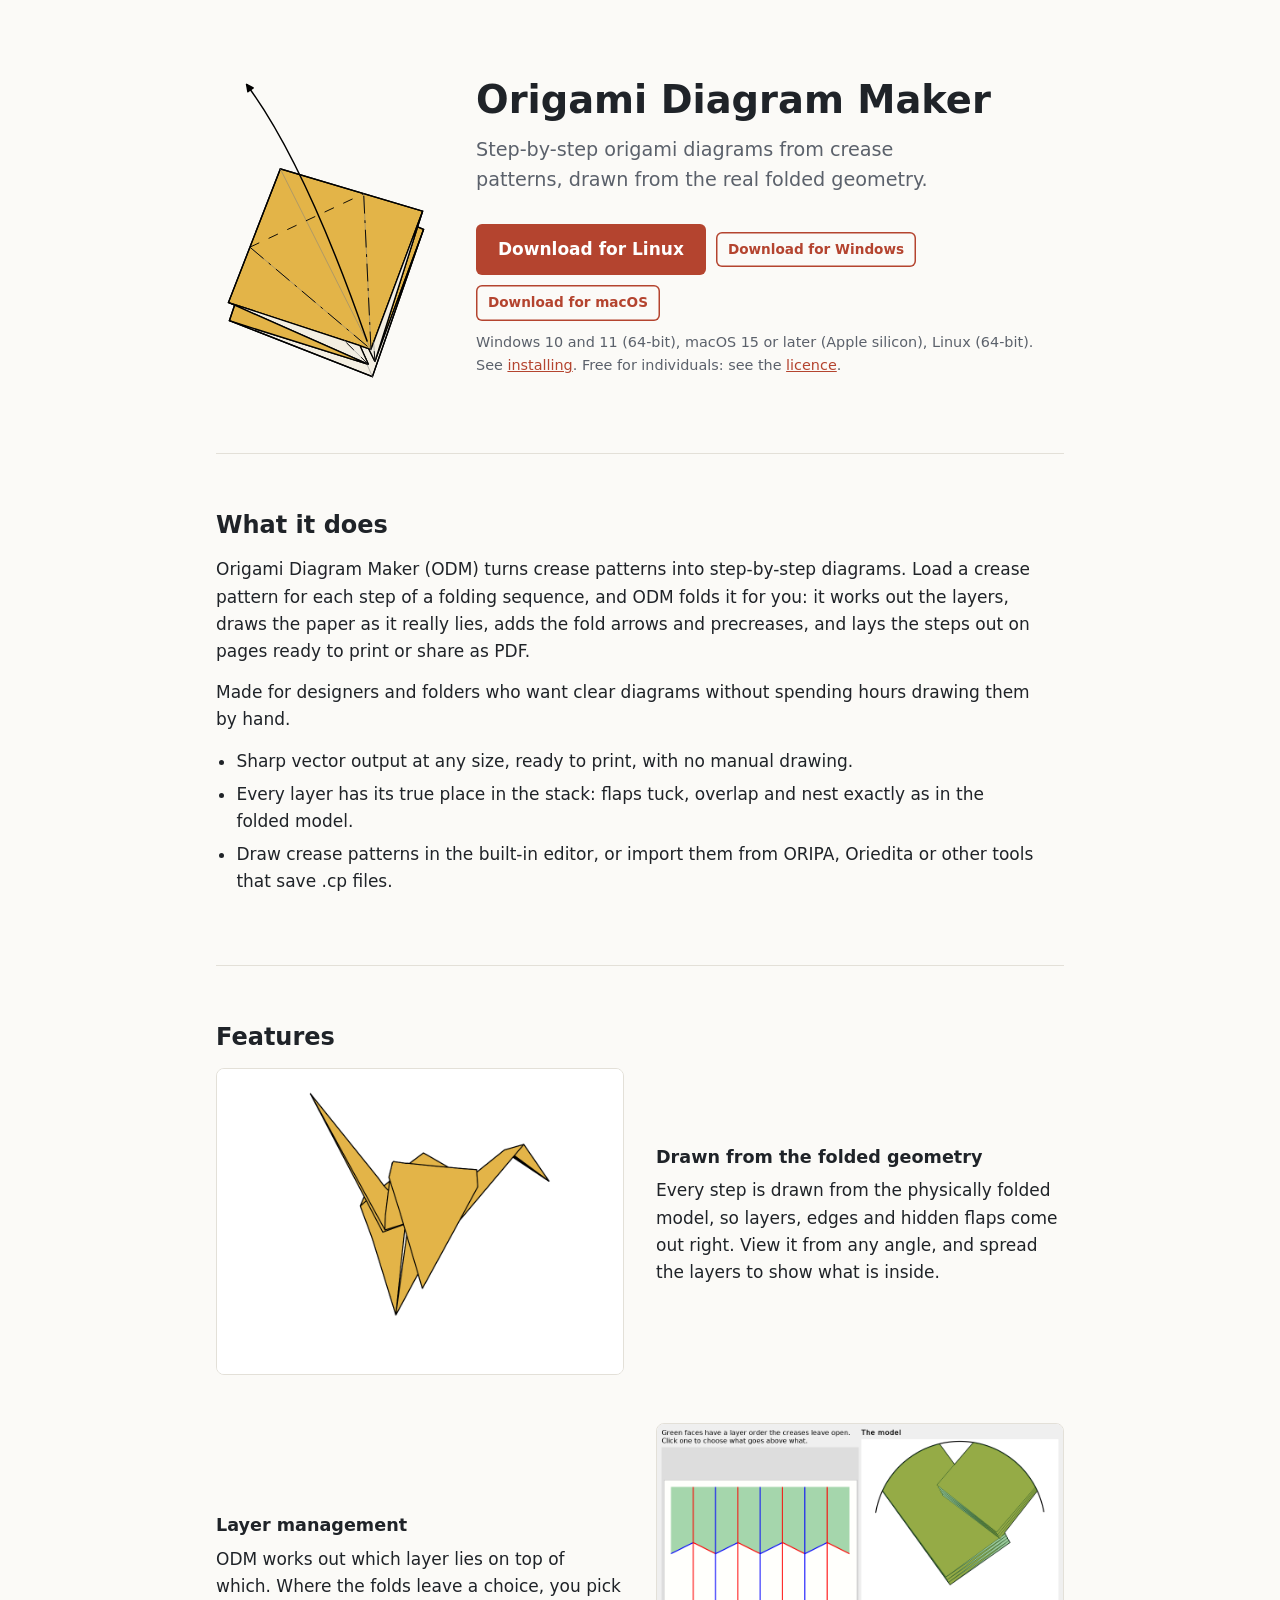
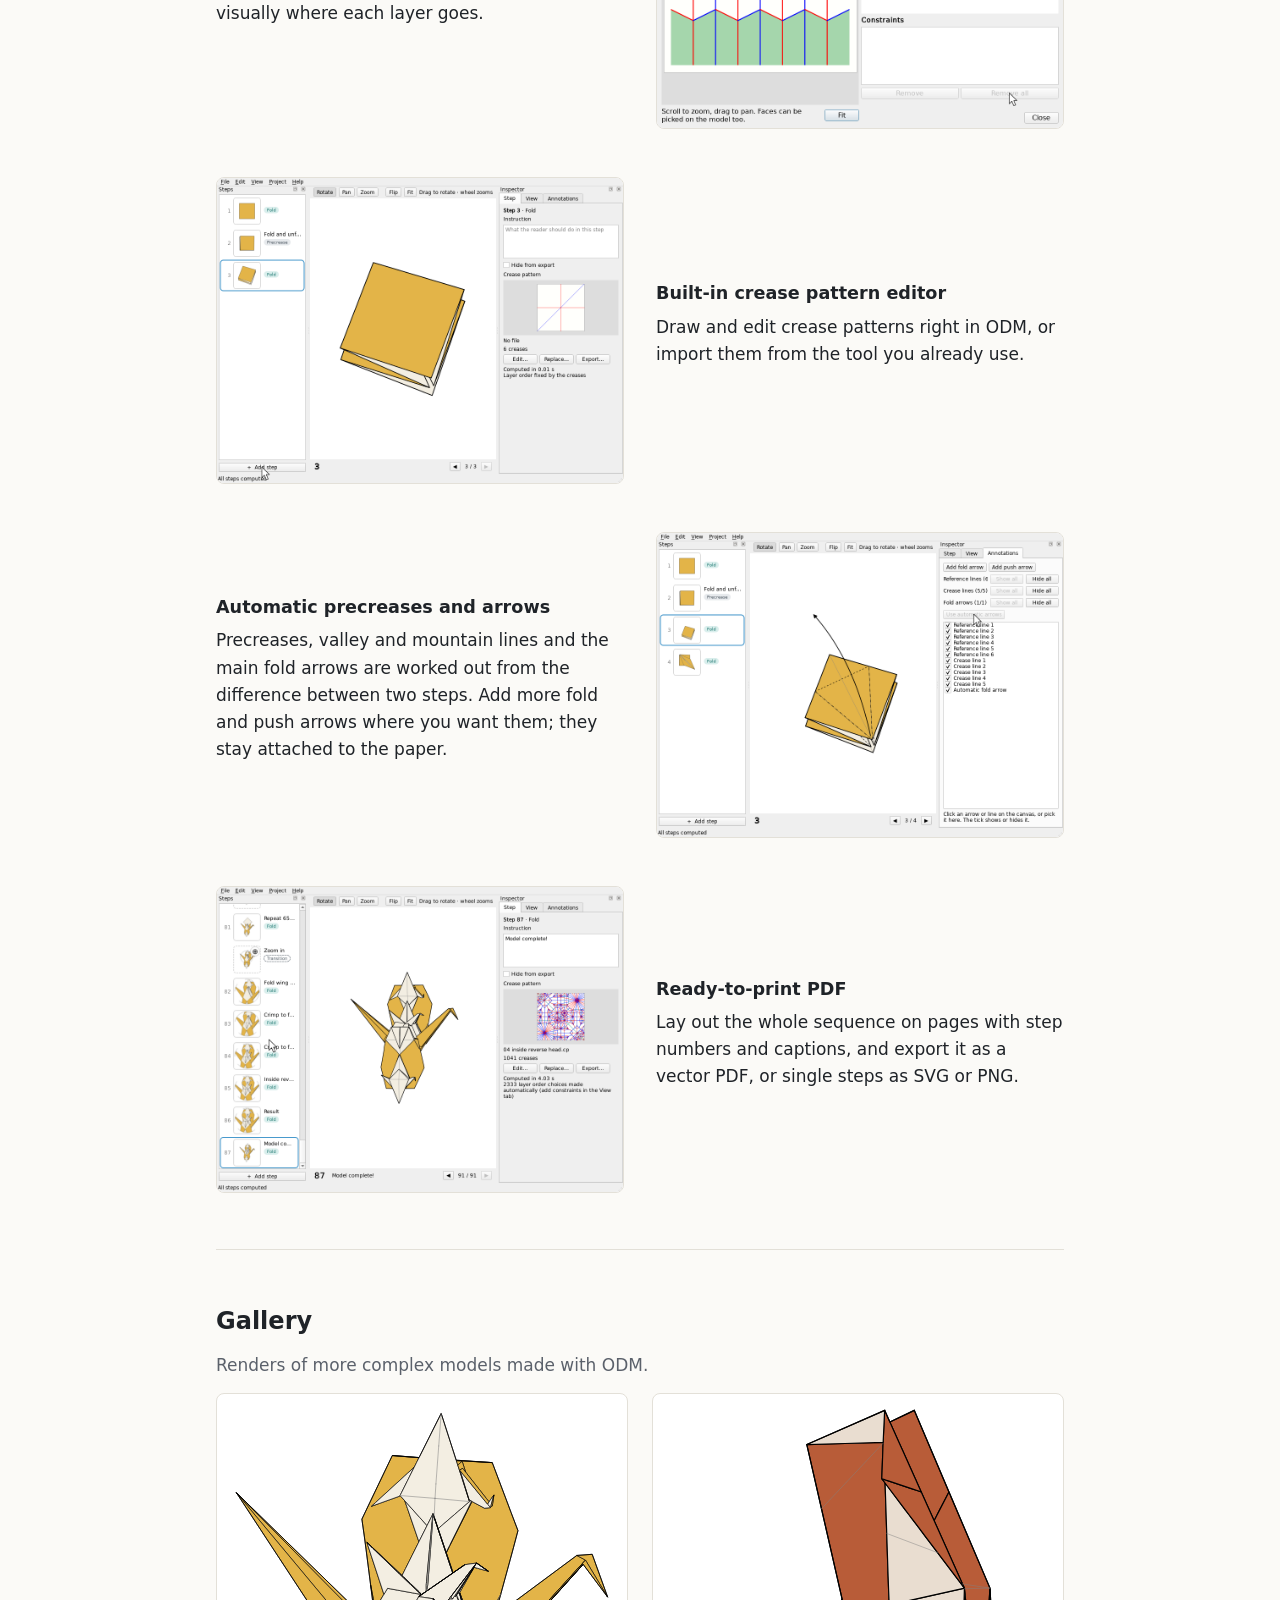
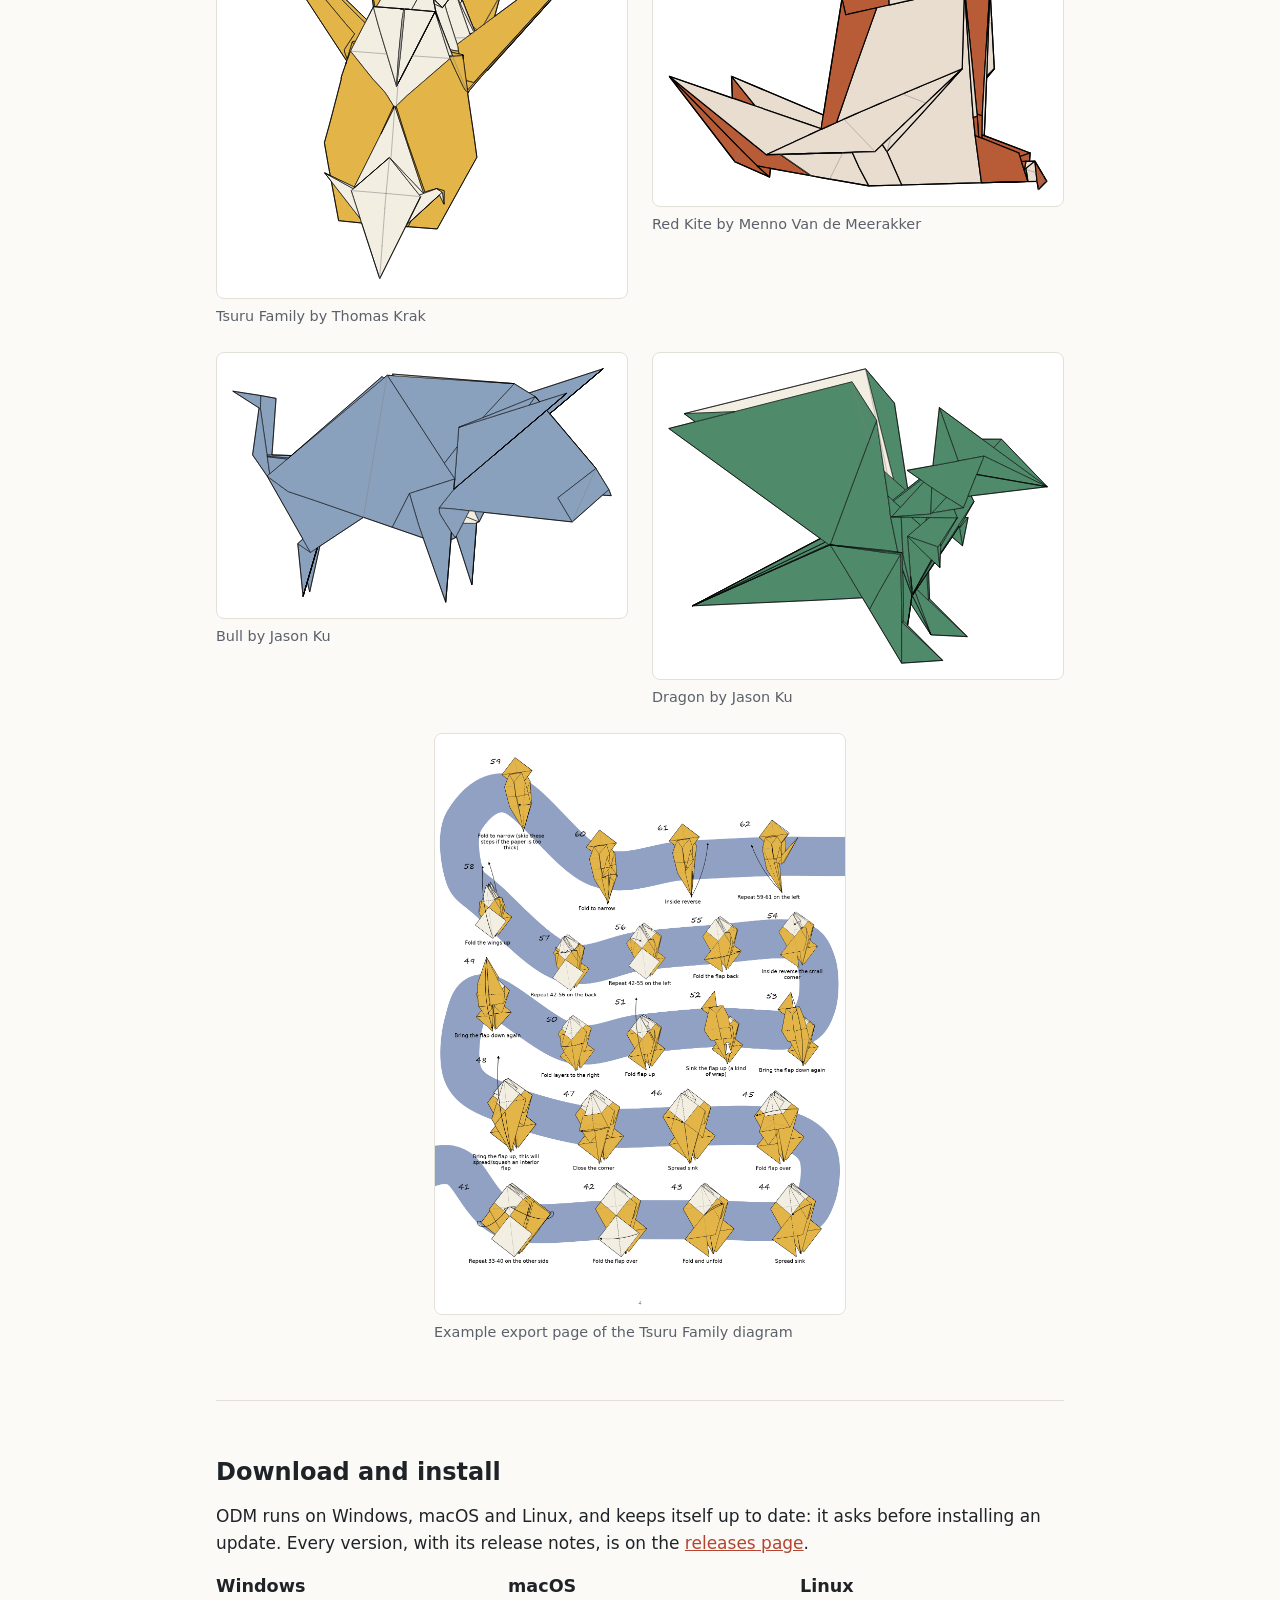
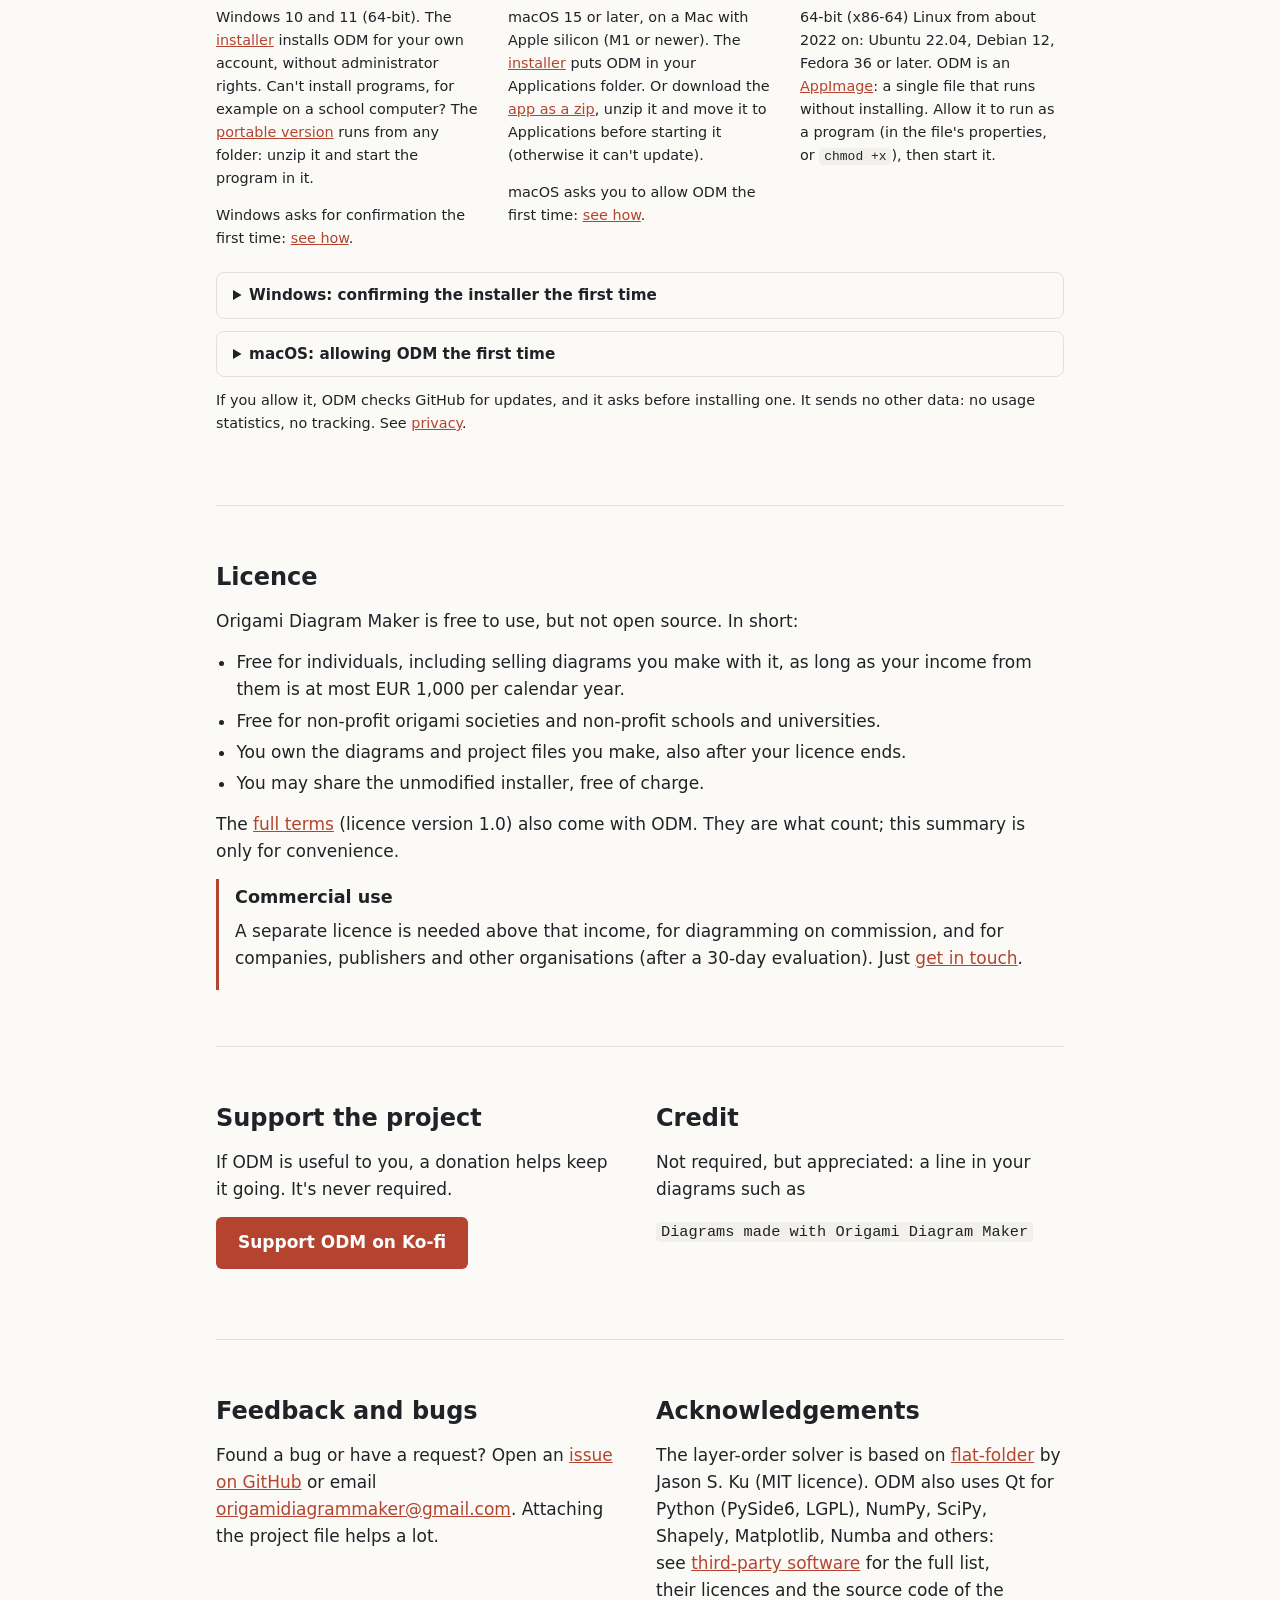
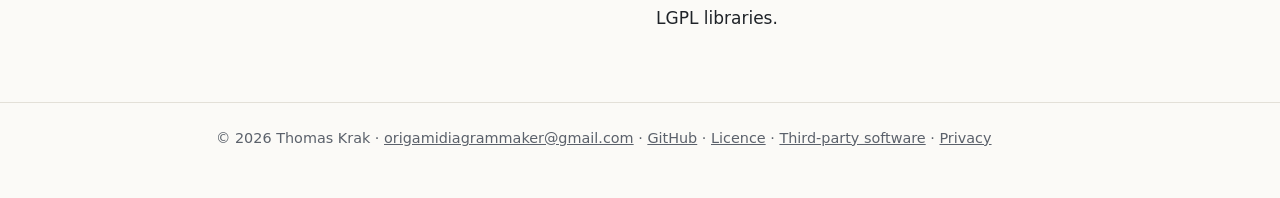
<file: docs/index.html>
<!doctype html>
<html lang="en">
<head>
<meta charset="utf-8">
<meta name="viewport" content="width=device-width, initial-scale=1">
<title>Origami Diagram Maker</title>
<meta name="description" content="A desktop program for making step-by-step origami diagrams from crease patterns.">
<link rel="icon" href="assets/icon.svg" type="image/svg+xml">
<link rel="icon" href="assets/icon_32.png" sizes="32x32" type="image/png">
<link rel="apple-touch-icon" href="assets/icon_256.png">
<!-- Link previews (Facebook, Discord, forums, messengers); the URLs must be absolute.
     assets/social.png: devtools/brand/make_social.py in the dev repository. -->
<meta property="og:title" content="Origami Diagram Maker">
<meta property="og:description" content="Step-by-step origami diagrams from crease patterns.">
<meta property="og:url" content="https://origamidiagrammaker.github.io/">
<meta property="og:image" content="https://origamidiagrammaker.github.io/assets/social.png">
<meta property="og:image:width" content="1200">
<meta property="og:image:height" content="630">
<meta property="og:image:alt" content="The Origami Diagram Maker logo: a folded model with a fold arrow, next to the name">
<meta name="twitter:card" content="summary_large_image">
<style>
  :root { --bg: #fbfaf7; --fg: #1f2328; --muted: #5b616b; --accent: #b4442f; --line: #e3e0d8;
          --panel: #f2f0ea; --on-accent: #ffffff; }
  @media (prefers-color-scheme: dark) {
    :root { --bg: #16181c; --fg: #e8e6e1; --muted: #a3a8b0; --accent: #e07a62; --line: #2c3036;
            --panel: #1e2126; --on-accent: #16181c; }
  }
  * { box-sizing: border-box; }
  html { scroll-behavior: smooth; }
  @media (prefers-reduced-motion: reduce) { html { scroll-behavior: auto; } }
  body { margin: 0; background: var(--bg); color: var(--fg);
         font: 17px/1.6 system-ui, -apple-system, "Segoe UI", Roboto, sans-serif; }
  main { max-width: 880px; margin: 0 auto; padding: 0 16px; }
  section { padding: 56px 0; border-top: 1px solid var(--line); }
  h1 { font-size: 2.4rem; line-height: 1.15; margin: 0 0 12px; }
  h2 { font-size: 1.5rem; line-height: 1.25; margin: 0 0 16px; }
  h3 { font-size: 1.1rem; margin: 0 0 6px; }
  p { margin: 0 0 14px; }
  a { color: var(--accent); }
  .muted { color: var(--muted); }
  .small { font-size: .9rem; }
  /* no lone words on a last line; short texts in lines of even length (ignored where unsupported) */
  p, li { text-wrap: pretty; }
  h1, h2, h3, .lead, figcaption { text-wrap: balance; }
  .points { margin: 0 0 14px; padding-left: 1.2em; }
  .points li { margin-bottom: 6px; }
  /* screenshots in the install steps */
  .shot { display: block; width: 100%; max-width: 340px; height: auto; margin: 8px 0 14px; border-radius: 6px;
          border: 1px solid var(--line); }

  /* hero */
  .hero { display: grid; grid-template-columns: 220px 1fr; gap: 40px; align-items: center;
          padding: 72px 0 56px; }
  .hero img { width: 100%; height: auto; }
  .lead { font-size: 1.2rem; color: var(--muted); margin: 0 0 28px; }
  .button { display: inline-block; background: var(--accent); color: var(--on-accent);
            padding: 12px 22px; border-radius: 6px; text-decoration: none; font-weight: 600; }
  .download-meta { margin-top: 10px; }
  .buttons { display: flex; flex-wrap: wrap; gap: 10px; align-items: center; }
  .button.other { background: transparent; color: var(--accent); box-shadow: inset 0 0 0 1.5px var(--accent);
                  padding: 7px 12px; font-size: .85rem; }
  @media (max-width: 640px) { .buttons { justify-content: center; } }
  @media (max-width: 640px) {
    .hero { grid-template-columns: 1fr; gap: 24px; padding-top: 40px; text-align: center; }
    .hero img { max-width: 160px; margin: 0 auto; display: block; }
  }

  /* features: a clip with text beside it, alternating sides */
  .feature { display: grid; grid-template-columns: 1fr 1fr; gap: 32px; align-items: center;
             margin: 0 0 48px; }
  .feature:last-child { margin-bottom: 0; }
  .feature:nth-child(odd) .media { order: 2; }
  @media (max-width: 640px) {
    .feature { grid-template-columns: 1fr; gap: 16px; }
    .feature:nth-child(odd) .media { order: 0; }
  }
  .media video, .media img, .gallery img { width: 100%; height: auto; display: block; border-radius: 8px;
                                           border: 1px solid var(--line); background: #fff; }
  .slot { aspect-ratio: 4 / 3; border: 2px dashed var(--line); border-radius: 8px;
          display: grid; place-items: center; color: var(--muted); font-size: .9rem;
          text-align: center; padding: 12px; background: var(--panel); }

  .gallery { display: grid; grid-template-columns: repeat(2, 1fr); gap: 24px; align-items: start; }
  /* an odd one out on the last row: centred, at the width of a column */
  .gallery figure:last-child:nth-child(odd) { grid-column: 1 / -1; justify-self: center; width: calc(50% - 12px); }
  @media (max-width: 560px) { .gallery { grid-template-columns: 1fr; }
    .gallery figure:last-child:nth-child(odd) { width: auto; justify-self: stretch; } }
  .gallery figure { margin: 0; }
  .gallery figcaption { font-size: .9rem; color: var(--muted); margin-top: 6px; }
  .zoom { display: block; cursor: zoom-in; }
  .zoom:focus-visible { outline: 2px solid var(--accent); outline-offset: 3px; border-radius: 8px; }

  /* the larger view of a gallery image */
  .lightbox { border: 0; padding: 0; background: transparent; max-width: 100vw; max-height: 100vh;
              width: 100vw; height: 100vh; cursor: zoom-out; }
  .lightbox::backdrop { background: rgba(0, 0, 0, .8); }
  .lightbox[open] { display: flex; flex-direction: column; align-items: center; justify-content: center; gap: 10px; }
  .lightbox img { max-width: calc(100vw - 32px); max-height: calc(100vh - 80px); width: auto; height: auto;
                  background: #fff; border-radius: 8px; }
  .lightbox p { color: #e8e6e1; margin: 0; font-size: .95rem; text-align: center; padding: 0 16px; }

  .cols { display: grid; grid-template-columns: 1fr 1fr; gap: 32px; }
  .cols3 { display: grid; grid-template-columns: repeat(3, 1fr); gap: 28px; margin-bottom: 8px; }
  @media (max-width: 760px) { .cols3 { grid-template-columns: 1fr; gap: 8px; } }
  /* the first-run confirmations, folded away */
  details.install { border: 1px solid var(--line); border-radius: 8px; margin: 0 0 12px; }
  details.install > summary { cursor: pointer; padding: 10px 16px; font-weight: 600; font-size: .95rem; }
  details.install > summary:focus-visible { outline: 2px solid var(--accent); outline-offset: 2px; border-radius: 8px; }
  details.install[open] > summary { border-bottom: 1px solid var(--line); }
  details.install > :not(summary) { margin-left: 16px; margin-right: 16px; }
  details.install > p:first-of-type { margin-top: 12px; }
  /* the steps side by side where there is room, each with its screenshot */
  details.install ol.steps { display: grid; grid-template-columns: repeat(auto-fit, minmax(220px, 1fr));
                             gap: 8px 24px; padding-left: 1.2em; align-items: start; }
  details.install ol.steps .shot { max-width: 100%; }
  @media (max-width: 640px) { .cols { grid-template-columns: 1fr; } }
  ul { padding-left: 1.2em; margin: 0 0 14px; }
  li { margin-bottom: 4px; }
  ol.steps li { margin-bottom: 8px; }
  code { background: var(--panel); padding: 1px 5px; border-radius: 4px; font-size: .9em; }
  .box { border-left: 3px solid var(--accent); padding: 4px 0 4px 16px; }

  footer { border-top: 1px solid var(--line); padding: 24px 0 48px; color: var(--muted); font-size: .9rem; }
  footer a { color: inherit; }
</style>
</head>
<body>
<main>

  <!-- ===== Hero ===== -->
  <header class="hero">
    <picture>
      <source srcset="assets/logo_dark.svg" media="(prefers-color-scheme: dark)">
      <img src="assets/logo.svg" alt="Logo: a preliminary base with the arrow of a petal fold">
    </picture>
    <div>
      <h1>Origami Diagram Maker</h1>
      <p class="lead">Step-by-step origami diagrams from crease patterns, drawn from the real
        folded geometry.</p>
      <!-- (always the latest release's installers; RELEASING.md, "A release", step 7). The script
           at the end puts the visitor's own system first; the others become outlined buttons. -->
      <div class="buttons">
        <a class="button" data-os="win" href="https://github.com/origamidiagrammaker/origamidiagrammaker.github.io/releases/latest/download/OrigamiDiagramMaker-win-Setup.exe">Download for Windows</a>
        <a class="button" data-os="mac" href="https://github.com/origamidiagrammaker/origamidiagrammaker.github.io/releases/latest/download/OrigamiDiagramMaker-osx-arm64-Setup.pkg">Download for macOS</a>
        <a class="button" data-os="linux" href="https://github.com/origamidiagrammaker/origamidiagrammaker.github.io/releases/latest/download/OrigamiDiagramMaker-linux-x64.AppImage">Download for Linux</a>
      </div>
      <p class="download-meta small muted">Windows 10 and 11 (64-bit), macOS 15 or later (Apple silicon),
        Linux (64-bit). See <a href="#download">installing</a>.
        Free for individuals: see the <a href="#licence">licence</a>.</p>
    </div>
  </header>

  <!-- ===== What it is ===== -->
  <section id="about">
    <h2>What it does</h2>
    <p>Origami Diagram Maker (ODM) turns crease patterns into step-by-step diagrams. Load a
      crease pattern for each step of a folding sequence, and ODM folds it for you: it works
      out the layers, draws the paper as it really lies, adds the fold arrows and
      precreases, and lays the steps out on pages ready to print or share as PDF.</p>
    <p>Made for designers and folders who want clear diagrams without spending hours drawing
      them by hand.</p>
    <ul class="points">
      <li>Sharp vector output at any size, ready to print, with no manual drawing.</li>
      <li>Every layer has its true place in the stack: flaps tuck, overlap and nest exactly as
        in the folded model.</li>
      <li>Draw crease patterns in the built-in editor, or import them from ORIPA, Oriedita or
        other tools that save .cp files.</li>
    </ul>
  </section>

  <!-- ===== Features with clips =====
       Each .slot is replaced by:
       <video src="assets/clip_x.mp4" poster="assets/clip_x.png" autoplay muted loop playsinline
              aria-label="..."></video>
       (visitors who prefer reduced motion get the still image; see the script at the end).
       After replacing a clip, raise its ?v= number: browsers cache videos hard. -->
  <section id="features">
    <h2>Features</h2>

    <div class="feature">
      <div class="media"><video src="assets/clip_view.mp4?v=2" poster="assets/clip_view.png?v=2" autoplay muted loop playsinline
        aria-label="A folded crane whose layers shift as it is seen from changing directions"></video></div>
      <div>
        <h3>Drawn from the folded geometry</h3>
        <p>Every step is drawn from the physically folded model, so layers, edges and hidden
          flaps come out right. View it from any angle, and spread the layers to show what is
          inside.</p>
      </div>
    </div>

    <div class="feature">
      <div class="media"><video src="assets/clip_layers.mp4" poster="assets/clip_layers.png" autoplay muted loop playsinline
        aria-label="The layer order window: clicking two pairs of faces changes which layers of the model lie on top"></video></div>
      <div>
        <h3>Layer management</h3>
        <p>ODM works out which layer lies on top of which. Where the folds leave a
          choice, you pick visually where each layer goes.</p>
      </div>
    </div>

    <div class="feature">
      <div class="media"><video src="assets/clip_editor.mp4?v=2" poster="assets/clip_editor.png?v=2" autoplay muted loop playsinline
        aria-label="A petal fold drawn in the crease pattern editor on a preliminary base; confirmed, it becomes the next step, and the step before gets its fold arrow"></video></div>
      <div>
        <h3>Built-in crease pattern editor</h3>
        <p>Draw and edit crease patterns right in ODM, or import them from the tool you already
          use.</p>
      </div>
    </div>

    <div class="feature">
      <div class="media"><video src="assets/clip_arrows.mp4" poster="assets/clip_arrows.png" autoplay muted loop playsinline
        aria-label="A petal fold with its automatic fold arrow: a push arrow and a second fold arrow are placed on the model, then removed again"></video></div>
      <div>
        <h3>Automatic precreases and arrows</h3>
        <p>Precreases, valley and mountain lines and the main fold arrows are worked out from
          the difference between two steps. Add more fold and push arrows where you want them;
          they stay attached to the paper.</p>
      </div>
    </div>

    <div class="feature">
      <div class="media"><video src="assets/clip_export.mp4" poster="assets/clip_export.png" autoplay muted loop playsinline
        aria-label="The Tsuru Family sequence opened for PDF export: a preview of its six pages, laid out on a ribbon, paged through"></video></div>
      <div>
        <h3>Ready-to-print PDF</h3>
        <p>Lay out the whole sequence on pages with step numbers and captions, and export it as
          a vector PDF, or single steps as SVG or PNG.</p>
      </div>
    </div>
  </section>

  <!-- ===== Gallery ===== -->
  <section id="gallery">
    <h2>Gallery</h2>
    <p class="muted">Renders of more complex models made with ODM.</p>
    <div class="gallery">
      <figure><a href="assets/gallery_tsurufamily.svg" class="zoom"><img src="assets/gallery_tsurufamily.svg" alt="The Tsuru Family origami model, drawn by ODM" loading="lazy"></a><figcaption>Tsuru Family by Thomas Krak</figcaption></figure>
      <figure><a href="assets/gallery_redkite.svg" class="zoom"><img src="assets/gallery_redkite.svg" alt="The Red Kite origami model, drawn by ODM" loading="lazy"></a><figcaption>Red Kite by Menno Van de Meerakker</figcaption></figure>
      <figure><a href="assets/gallery_bull.svg" class="zoom"><img src="assets/gallery_bull.svg" alt="The Bull origami model, drawn by ODM" loading="lazy"></a><figcaption>Bull by Jason Ku</figcaption></figure>
      <figure><a href="assets/gallery_dragon.svg" class="zoom"><img src="assets/gallery_dragon.svg" alt="The Dragon origami model, drawn by ODM" loading="lazy"></a><figcaption>Dragon by Jason Ku</figcaption></figure>
      <figure><a href="assets/gallery_tsurufamily_page4.png?v=2" class="zoom"><img src="assets/gallery_tsurufamily_page4.png?v=2" alt="Page 4 of the Tsuru Family diagrams as exported to PDF: steps 41 to 62 along a ribbon" loading="lazy"></a><figcaption>Example export page of the Tsuru Family diagram</figcaption></figure>
    </div>
  </section>

  <!-- ===== Download and install ===== -->
  <section id="download">
    <h2>Download and install</h2>
    <p>ODM runs on Windows, macOS and Linux, and keeps itself up to date: it asks before
      installing an update. Every version, with its release notes, is on the
      <a href="https://github.com/origamidiagrammaker/origamidiagrammaker.github.io/releases">releases page</a>.</p>
    <div class="cols3">
      <div>
        <h3>Windows</h3>
        <p class="small">Windows 10 and 11 (64-bit). The
          <a href="https://github.com/origamidiagrammaker/origamidiagrammaker.github.io/releases/latest/download/OrigamiDiagramMaker-win-Setup.exe">installer</a>
          installs ODM for your own account, without administrator rights. Can't install programs,
          for example on a school computer? The
          <a href="https://github.com/origamidiagrammaker/origamidiagrammaker.github.io/releases/latest/download/OrigamiDiagramMaker-win-Portable.zip">portable version</a>
          runs from any folder: unzip it and start the program in it.</p>
        <p class="small">Windows asks for confirmation the first time:
          <a href="#install-windows">see how</a>.</p>
      </div>
      <div>
        <h3>macOS</h3>
        <p class="small">macOS 15 or later, on a Mac with Apple silicon (M1 or newer). The
          <a href="https://github.com/origamidiagrammaker/origamidiagrammaker.github.io/releases/latest/download/OrigamiDiagramMaker-osx-arm64-Setup.pkg">installer</a>
          puts ODM in your Applications folder. Or download the
          <a href="https://github.com/origamidiagrammaker/origamidiagrammaker.github.io/releases/latest/download/OrigamiDiagramMaker-osx-arm64-Portable.zip">app as a zip</a>,
          unzip it and move it to Applications before starting it (otherwise it can't update).</p>
        <p class="small">macOS asks you to allow ODM the first time:
          <a href="#install-macos">see how</a>.</p>
      </div>
      <div>
        <h3>Linux</h3>
        <p class="small">64-bit (x86-64) Linux from about 2022 on: Ubuntu 22.04, Debian 12, Fedora 36
          or later. ODM is an
          <a href="https://github.com/origamidiagrammaker/origamidiagrammaker.github.io/releases/latest/download/OrigamiDiagramMaker-linux-x64.AppImage">AppImage</a>:
          a single file that runs without installing. Allow it to run as a program (in the file's
          properties, or <code>chmod +x</code>), then start it.</p>
      </div>
    </div>

    <!-- The first-run confirmations fold out (closed by default; a link to #install-windows or
         #install-macos opens one: the script at the end). -->
    <details class="install" id="install-windows">
      <summary>Windows: confirming the installer the first time</summary>
      <p class="small">Windows SmartScreen asks for confirmation before running installers it
        doesn't recognise yet, as is usual for independent software. Updates install without it.</p>
      <ol class="steps small">
        <li>Run the installer. Windows shows <em>"Windows protected your PC"</em>. Click
          <strong>More info</strong>.
          <img class="shot" src="assets/smartscreen_1_more_info.png" width="663" height="618" loading="lazy"
            alt="The SmartScreen warning &quot;Windows protected your PC&quot;, with the More info link marked"></li>
        <li>Click <strong>Run anyway</strong>.
          <img class="shot" src="assets/smartscreen_2_run_anyway.png" width="660" height="617" loading="lazy"
            alt="The same warning after More info, showing the installer's name, with the Run anyway button marked"></li>
      </ol>
      <p class="small">Download ODM only from the releases page linked above.</p>
    </details>
    <details class="install" id="install-macos">
      <summary>macOS: allowing ODM the first time</summary>
      <p class="small">macOS only opens apps it has checked with Apple. ODM isn't checked by
        Apple (that costs a yearly fee), so you allow it once. Updates install without asking.</p>
      <!-- Screenshots of the real dialogs (macOS 15), found online by the author, with the
           installer's name put in: devtools/brand/macos_steps/ in the dev repository. -->
      <ol class="steps small">
        <li>Open the installer. macOS says it was <em>"Not Opened"</em>. Click
          <strong>Done</strong> (not <em>Move to Trash</em>).
          <img class="shot" src="assets/macos_1_not_opened.png" width="668" height="806" loading="lazy"
            alt="The macOS message &quot;Not Opened&quot; for the installer, with the Done button marked"></li>
        <li>Open <strong>System Settings</strong> and click <strong>Privacy &amp; Security</strong>
          in the list on the left. Scroll down to <em>Security</em> and click <strong>Open Anyway</strong>
          next to the installer's name (it is there for about an hour).
          <a class="zoom" href="assets/macos_2_open_anyway.png"><img class="shot" src="assets/macos_2_open_anyway.png"
            width="814" height="771" loading="lazy"
            alt="Privacy &amp; Security in System Settings: the installer was blocked, with the Open Anyway button marked"></a>
          <span class="muted">(Click the picture to enlarge it.)</span></li>
        <li>Click <strong>Open Anyway</strong> again, and confirm with Touch ID or your password.
          The installer starts.
          <img class="shot" src="assets/macos_3_open_anyway.png" width="600" height="853" loading="lazy"
            alt="The question whether to open the installer, with the Open Anyway button marked"></li>
      </ol>
      <p class="small">The app from the zip asks the same way the first time you start it.</p>
    </details>
    <p class="small">If you allow it, ODM checks GitHub for updates, and it asks before
      installing one. It sends no other data: no usage statistics, no tracking. See
      <a href="privacy.html">privacy</a>.</p>
  </section>

  <!-- ===== Licence ===== -->
  <section id="licence">
    <h2>Licence</h2>
    <p>Origami Diagram Maker is free to use, but not open source. In short:</p>
    <ul>
      <li>Free for individuals, including selling diagrams you make with it, as long as your
        income from them is at most EUR 1,000 per calendar year.</li>
      <li>Free for non-profit origami societies and non-profit schools and universities.</li>
      <li>You own the diagrams and project files you make, also after your licence ends.</li>
      <li>You may share the unmodified installer, free of charge.</li>
    </ul>
    <p>The <a href="licence.html">full terms</a> (licence version 1.0) also come with ODM. They are
      what count; this summary is only for convenience.</p>
    <div class="box" id="commercial">
      <h3>Commercial use</h3>
      <p>A separate licence is needed above that income, for diagramming on commission, and
        for companies, publishers and other organisations (after a 30-day evaluation). Just
        <a href="mailto:origamidiagrammaker@gmail.com?subject=Commercial%20licence">get in touch</a>.</p>
    </div>
  </section>

  <!-- ===== Support, credit ===== -->
  <section id="support">
    <div class="cols">
      <div>
        <h2>Support the project</h2>
        <p>If ODM is useful to you, a donation helps keep it going. It's never required.</p>
        <!-- A plain link, not Ko-fi's widget: no third-party scripts or requests on this page -->
        <p><a class="button" href="https://ko-fi.com/origamidiagrammaker">Support ODM on Ko-fi</a></p>
      </div>
      <div>
        <h2>Credit</h2>
        <p>Not required, but appreciated: a line in your diagrams such as</p>
        <p><code>Diagrams made with Origami Diagram Maker</code></p>
      </div>
    </div>
  </section>

  <!-- ===== Feedback and acknowledgements ===== -->
  <section id="contact">
    <div class="cols">
      <div>
        <h2>Feedback and bugs</h2>
        <p>Found a bug or have a request? Open an
          <a href="https://github.com/origamidiagrammaker/origamidiagrammaker.github.io/issues">issue on GitHub</a>
          or email <a href="mailto:origamidiagrammaker@gmail.com">origamidiagrammaker@gmail.com</a>.
          Attaching the project file helps a lot.</p>
      </div>
      <div>
        <h2>Acknowledgements</h2>
        <p>The layer-order solver is based on
          <a href="https://github.com/origamimagiro/flat-folder">flat-folder</a> by Jason S. Ku
          (MIT licence). ODM also uses Qt for Python (PySide6, LGPL), NumPy, SciPy, Shapely,
          Matplotlib, Numba and others: see <a href="third-party.html">third-party software</a>
          for the full list, their licences and the source code of the LGPL libraries.</p>
      </div>
    </div>
  </section>

</main>
<footer>
  <main>
    &copy; 2026 Thomas Krak &middot;
    <a href="mailto:origamidiagrammaker@gmail.com">origamidiagrammaker@gmail.com</a> &middot;
    <a href="https://github.com/origamidiagrammaker/origamidiagrammaker.github.io">GitHub</a> &middot;
    <a href="licence.html">Licence</a> &middot;
    <a href="third-party.html">Third-party software</a> &middot;
    <a href="privacy.html">Privacy</a>
  </main>
</footer>
<dialog class="lightbox" aria-label="Larger image"><img alt=""><p></p></dialog>
<script>
  // The download button for the visitor's own system comes first, the others are outlined.
  // Unknown systems (and visitors without scripts) see three equal buttons. Macs with Intel
  // processors can't be told apart from the browser; the download section says Apple silicon.
  {
    const ua = navigator.userAgent;
    const os = /Windows/.test(ua) ? "win" : /Macintosh|Mac OS X/.test(ua) && !/iPhone|iPad/.test(ua) ? "mac"
             : /Linux/.test(ua) && !/Android/.test(ua) ? "linux" : null;
    const own = os && document.querySelector(`.buttons [data-os="${os}"]`);
    if (own) {
      own.parentNode.prepend(own);
      document.querySelectorAll(".buttons .button").forEach(b => b.classList.toggle("other", b !== own));
    }
  }

  // A link to a folded-away part (#install-windows, #install-macos) opens it, also when the
  // page is opened at that address (e.g. from release notes).
  const unfold = () => {
    const d = location.hash.length > 1 && document.getElementById(location.hash.slice(1));
    if (d && d.tagName === "DETAILS" && !d.open) { d.open = true; d.scrollIntoView(); }
  };
  addEventListener("hashchange", unfold);
  unfold();

  // Gallery images (and the macOS System Settings screenshot) open larger in a dialog; a click anywhere or Esc closes it. Without
  // scripts the links still open the image itself.
  const box = document.querySelector(".lightbox");
  document.querySelectorAll("a.zoom").forEach(a => a.addEventListener("click", e => {
    e.preventDefault();
    const img = a.querySelector("img"), fig = a.closest("figure");
    const cap = fig && fig.querySelector("figcaption");
    box.querySelector("img").src = a.href;
    box.querySelector("img").alt = img.alt;
    box.querySelector("p").textContent = cap ? cap.textContent : fig ? "" : img.alt;
    box.showModal();
  }));
  box.addEventListener("click", () => box.close());

  // Looping clips stay still for visitors who prefer reduced motion (they see the poster image).
  // Otherwise each plays while it is in view. Browsers pause muted autoplay videos on their
  // own (off screen, or while the window is resized) and don't always resume them: a clip
  // in view stayed paused after the window was made narrow and wide again. So the page keeps
  // track of which clips are in view and plays any of them that gets paused.
  const clips = document.querySelectorAll("video[autoplay]");
  if (matchMedia("(prefers-reduced-motion: reduce)").matches) {
    clips.forEach(v => { v.removeAttribute("autoplay"); v.pause(); v.controls = true; });
  } else if ("IntersectionObserver" in window) {
    const inView = new Set();
    const play = v => { if (inView.has(v) && v.paused) v.play().catch(() => {}); };
    const seen = new IntersectionObserver(entries => entries.forEach(e => {
      if (e.isIntersecting) { inView.add(e.target); play(e.target); }
      else { inView.delete(e.target); e.target.pause(); }
    }));
    clips.forEach(v => {
      seen.observe(v);
      v.addEventListener("pause", () => setTimeout(() => play(v), 250));
    });
    let settle;
    addEventListener("resize", () => { clearTimeout(settle); settle = setTimeout(() => clips.forEach(play), 300); });
  }
</script>
</body>
</html>
</file>
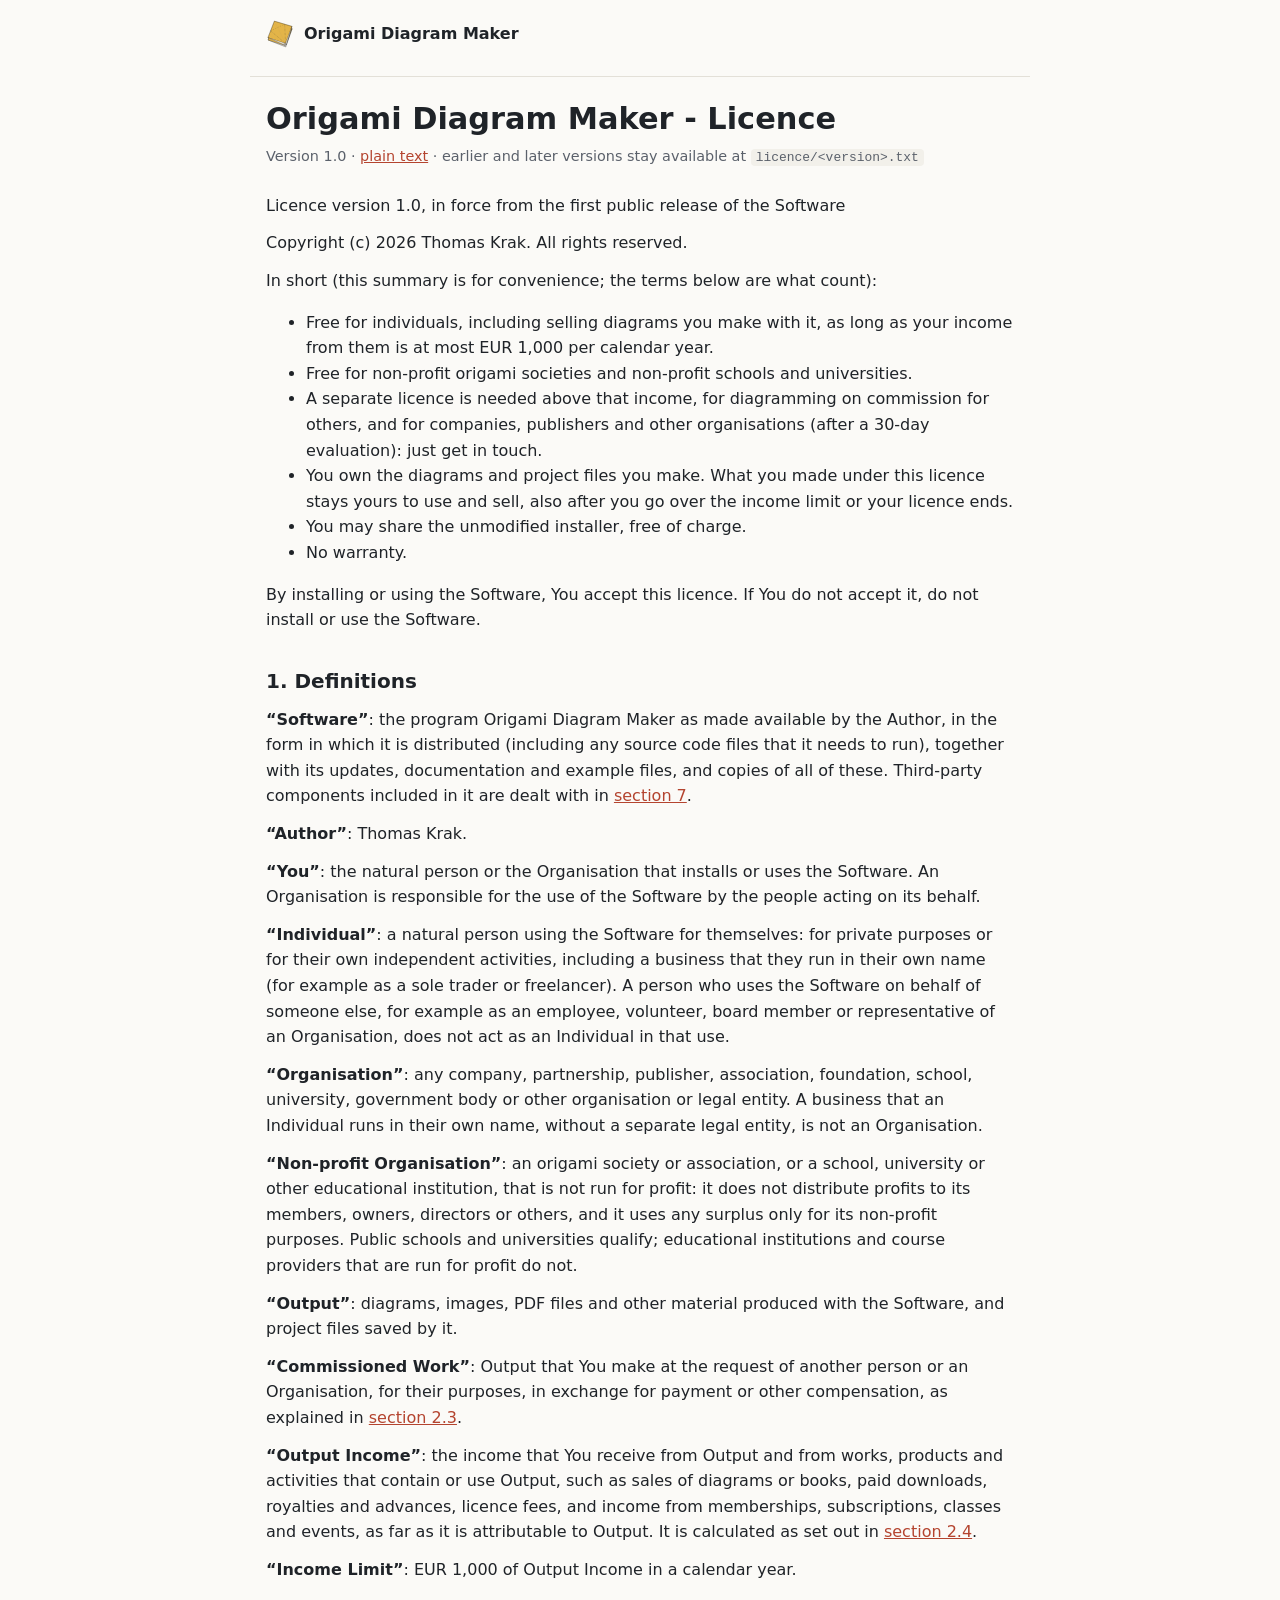
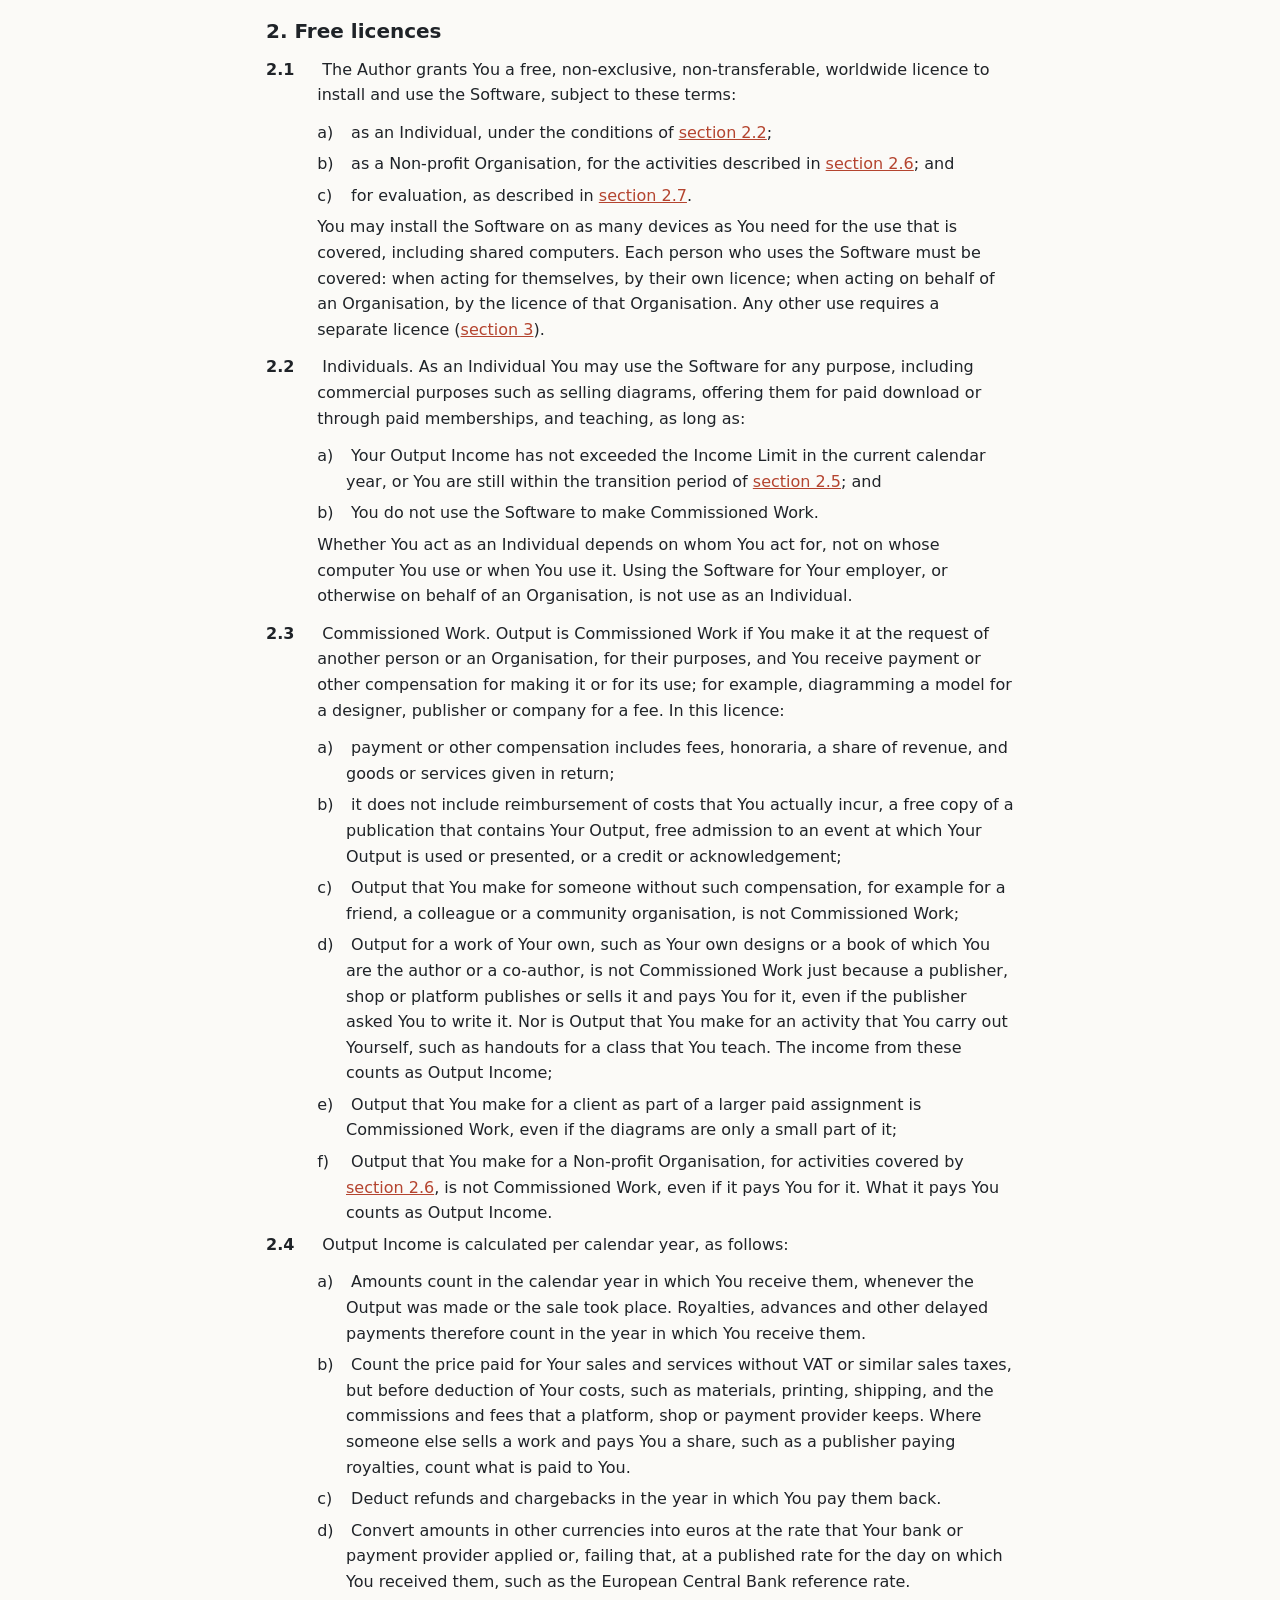
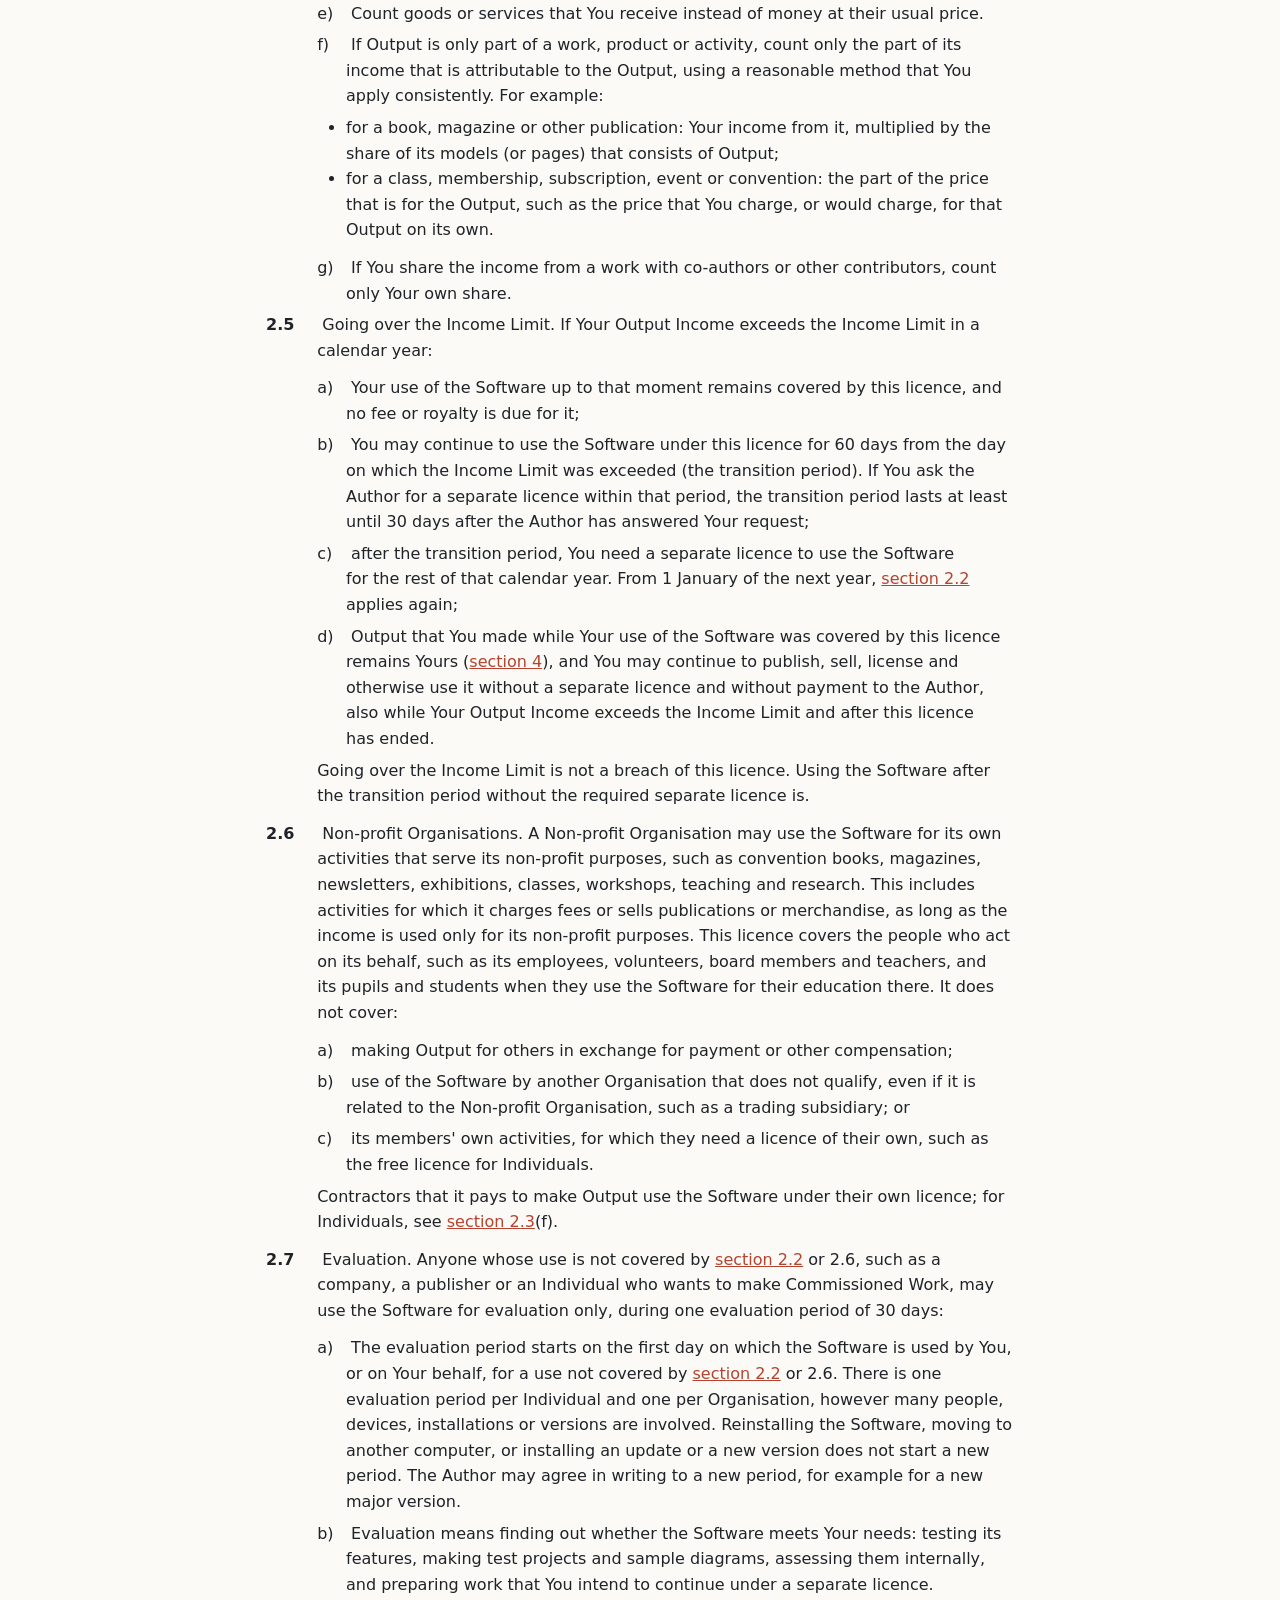
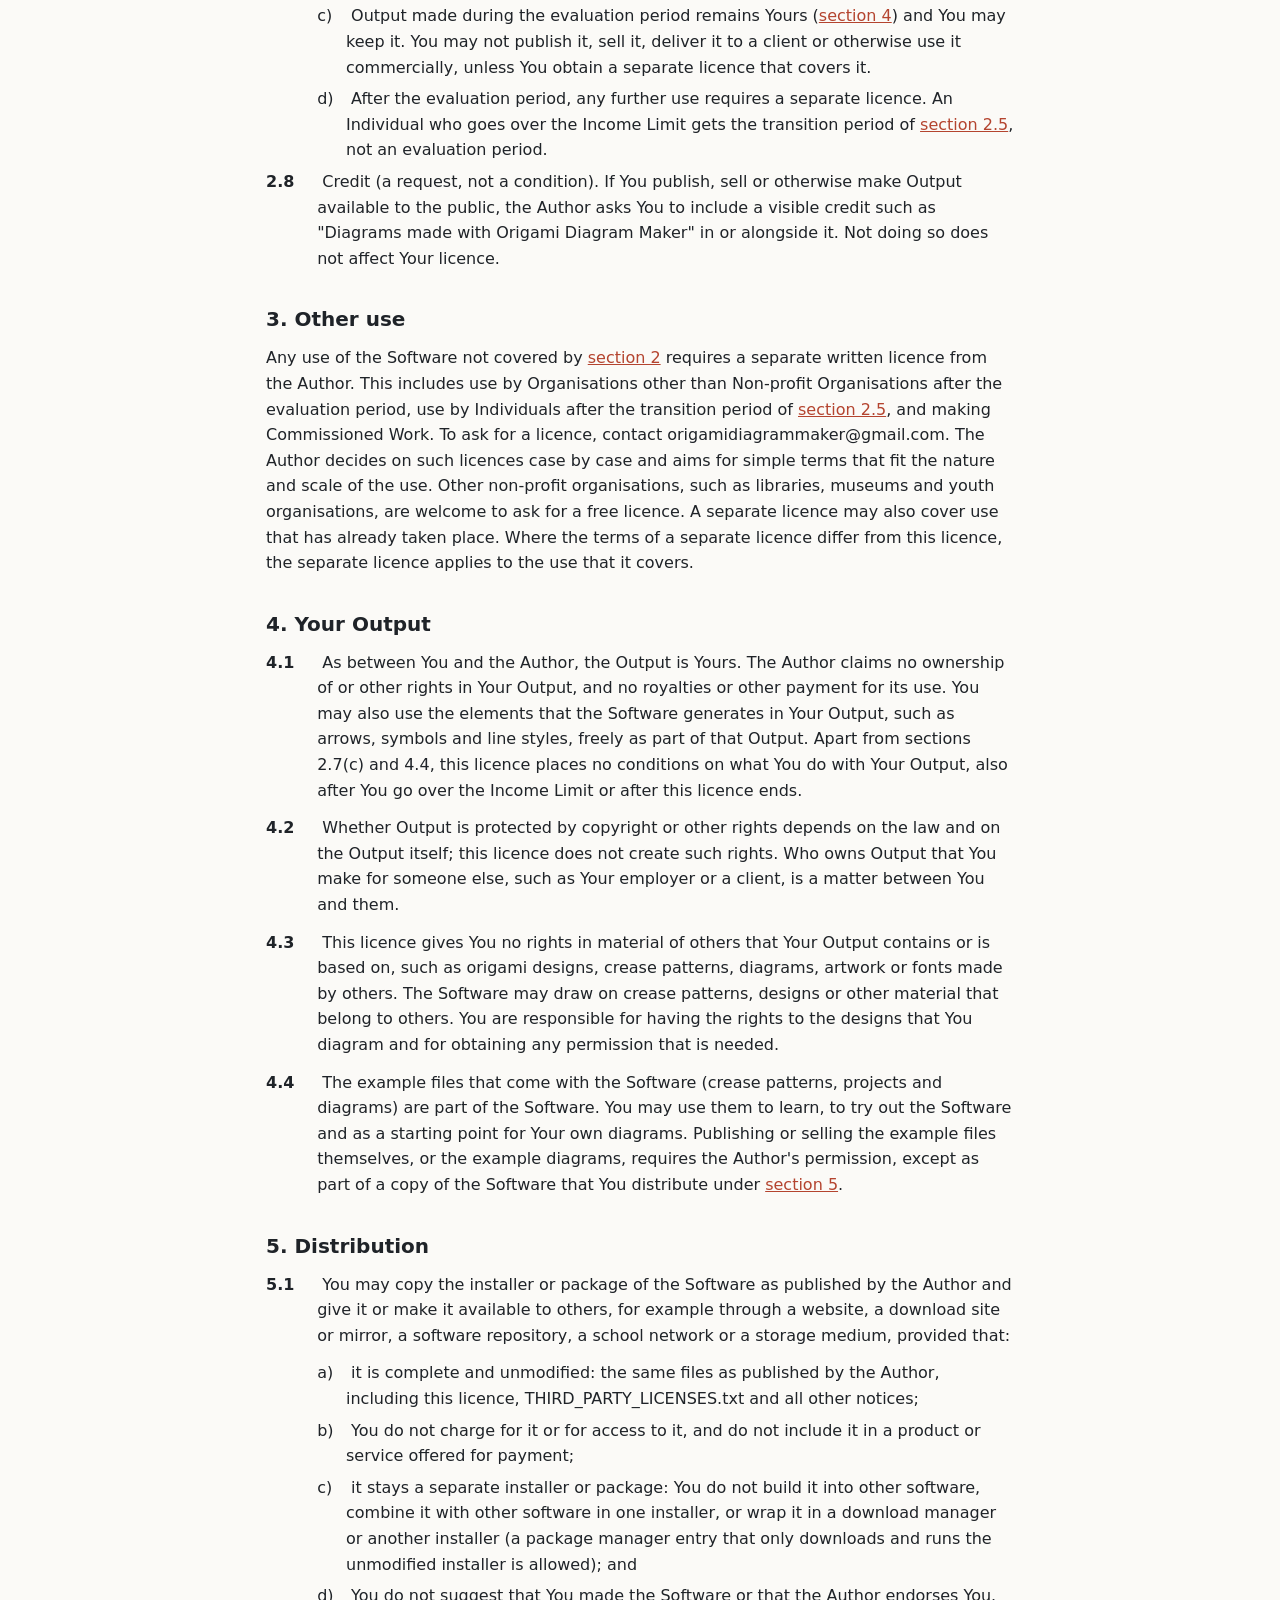
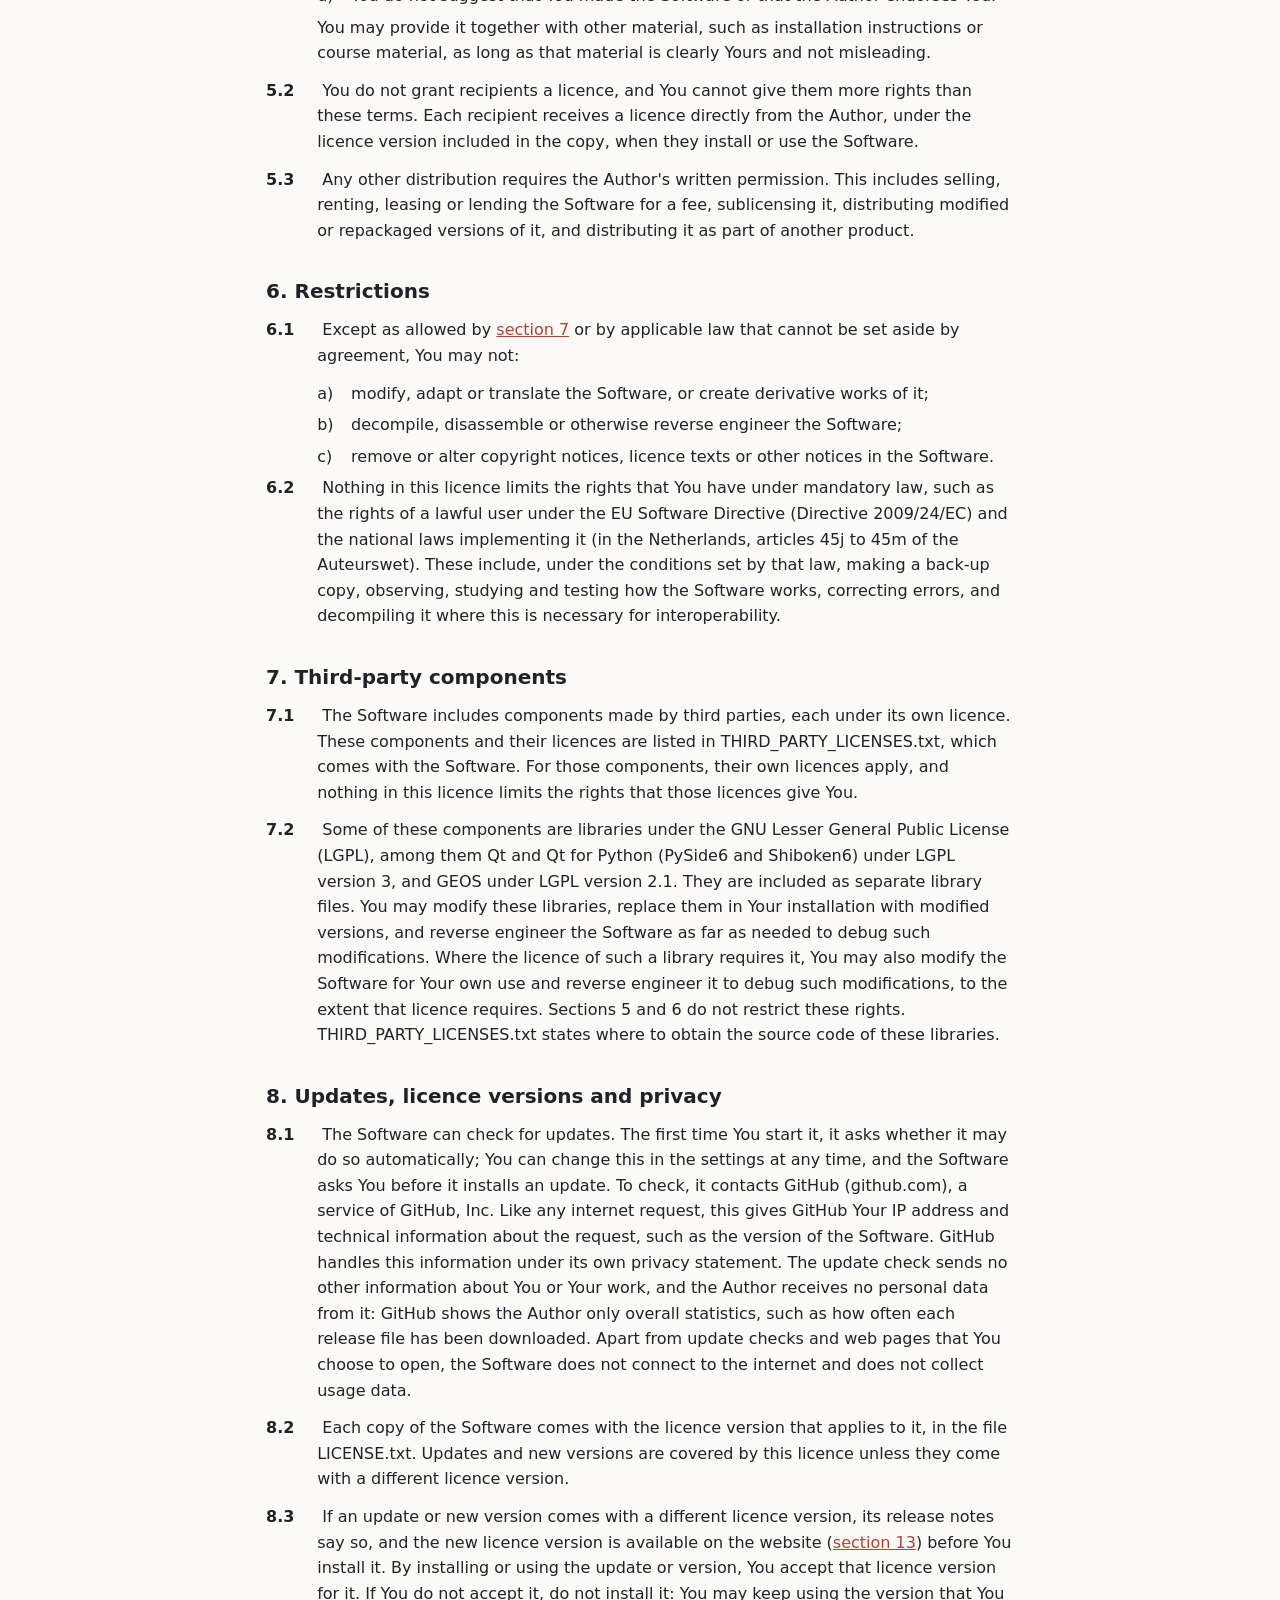
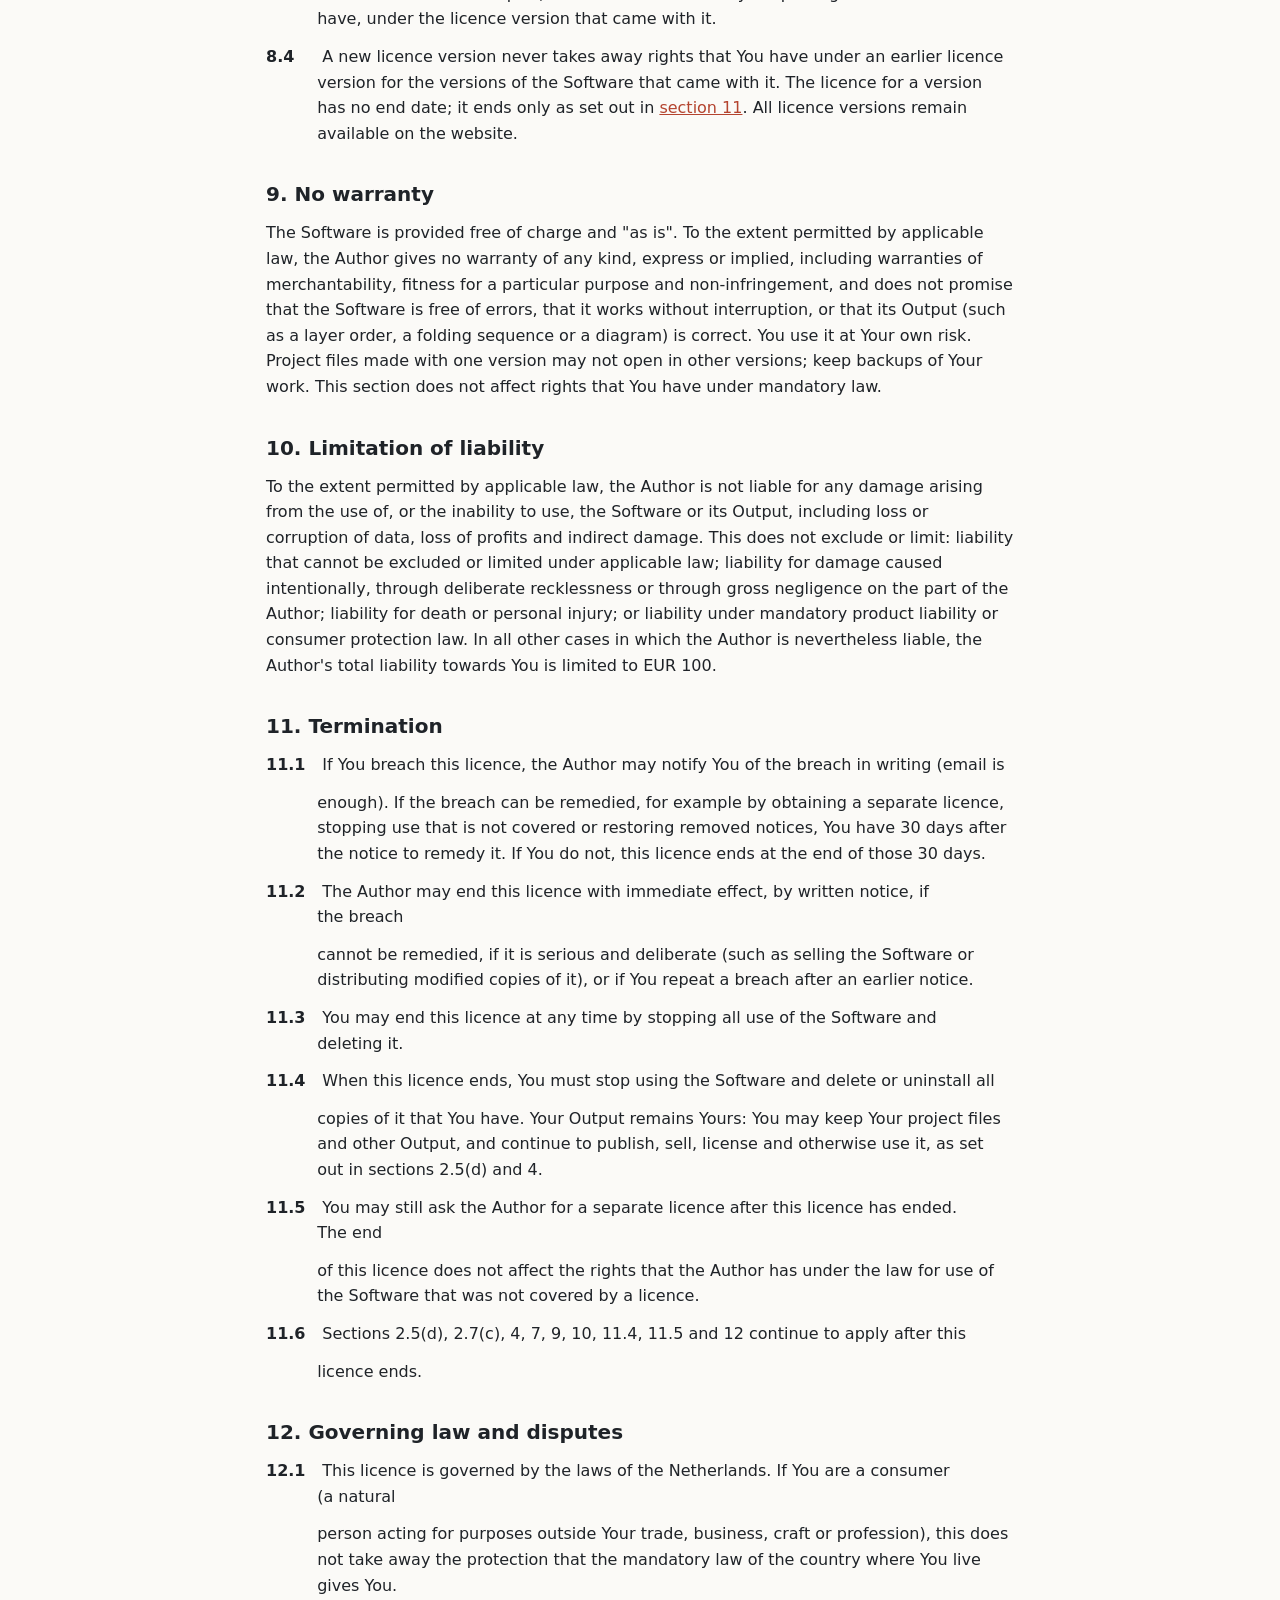
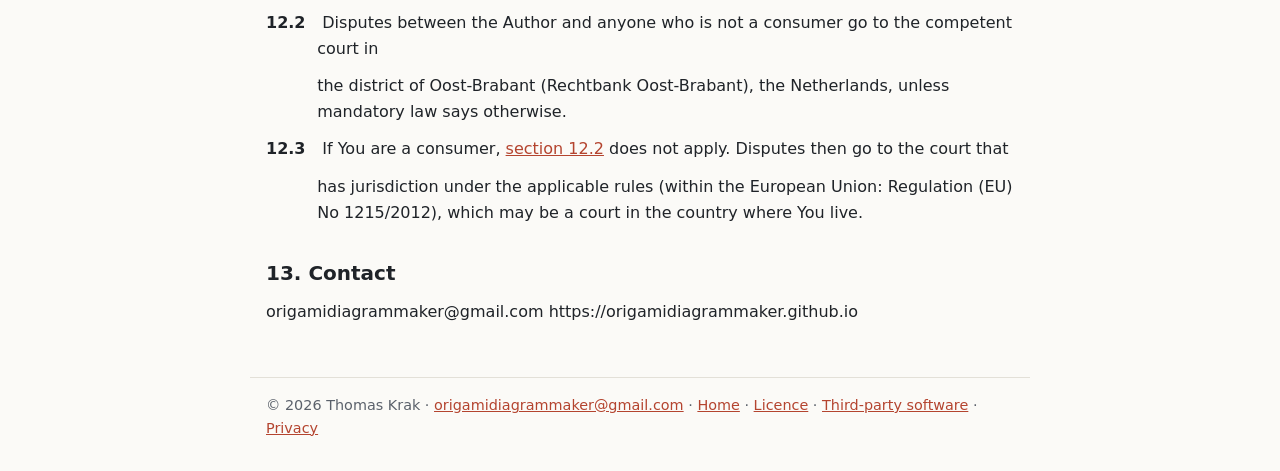
<file: docs/licence.html>
<!doctype html>
<html lang="en">
<head>
<meta charset="utf-8">
<meta name="viewport" content="width=device-width, initial-scale=1">
<title>Licence 1.0 – Origami Diagram Maker</title>
<meta name="description" content="The licence of Origami Diagram Maker, version 1.0.">
<link rel="icon" href="assets/icon.svg" type="image/svg+xml">
<link rel="icon" href="assets/icon_32.png" sizes="32x32" type="image/png">
<link rel="stylesheet" href="assets/sub.css">
</head>
<body>
<header><a href="./"><img src="assets/icon.svg" alt="" width="28" height="28"> Origami Diagram Maker</a></header>
<main>
<h1>Origami Diagram Maker - Licence</h1>
<p class="meta">Version 1.0 &middot; <a href="licence/1.0.txt">plain text</a> &middot; earlier and later versions stay available at <code>licence/&lt;version&gt;.txt</code></p>
<p class="para">Licence version 1.0, in force from the first public release of the Software</p>
<p class="para">Copyright (c) 2026 Thomas Krak. All rights reserved.</p>
<p class="para">In short (this summary is for convenience; the terms below are what count):</p>
<ul>
<li>Free for individuals, including selling diagrams you make with it, as long as your income from them is at most EUR 1,000 per calendar year.</li>
<li>Free for non-profit origami societies and non-profit schools and universities.</li>
<li>A separate licence is needed above that income, for diagramming on commission for others, and for companies, publishers and other organisations (after a 30-day evaluation): just get in touch.</li>
<li>You own the diagrams and project files you make. What you made under this licence stays yours to use and sell, also after you go over the income limit or your licence ends.</li>
<li>You may share the unmodified installer, free of charge.</li>
<li>No warranty.</li>
</ul>
<p class="para">By installing or using the Software, You accept this licence. If You do not accept it, do not install or use the Software.</p>
<h2 id="s1">1. Definitions</h2>
<p class="para"><b>“Software”</b>: the program Origami Diagram Maker as made available by the Author, in the form in which it is distributed (including any source code files that it needs to run), together with its updates, documentation and example files, and copies of all of these. Third-party components included in it are dealt with in <a href="#s7">section 7</a>.</p>
<p class="para"><b>“Author”</b>: Thomas Krak.</p>
<p class="para"><b>“You”</b>: the natural person or the Organisation that installs or uses the Software. An Organisation is responsible for the use of the Software by the people acting on its behalf.</p>
<p class="para"><b>“Individual”</b>: a natural person using the Software for themselves: for private purposes or for their own independent activities, including a business that they run in their own name (for example as a sole trader or freelancer). A person who uses the Software on behalf of someone else, for example as an employee, volunteer, board member or representative of an Organisation, does not act as an Individual in that use.</p>
<p class="para"><b>“Organisation”</b>: any company, partnership, publisher, association, foundation, school, university, government body or other organisation or legal entity. A business that an Individual runs in their own name, without a separate legal entity, is not an Organisation.</p>
<p class="para"><b>“Non-profit Organisation”</b>: an origami society or association, or a school, university or other educational institution, that is not run for profit: it does not distribute profits to its members, owners, directors or others, and it uses any surplus only for its non-profit purposes. Public schools and universities qualify; educational institutions and course providers that are run for profit do not.</p>
<p class="para"><b>“Output”</b>: diagrams, images, PDF files and other material produced with the Software, and project files saved by it.</p>
<p class="para"><b>“Commissioned Work”</b>: Output that You make at the request of another person or an Organisation, for their purposes, in exchange for payment or other compensation, as explained in <a href="#s2-3">section 2.3</a>.</p>
<p class="para"><b>“Output Income”</b>: the income that You receive from Output and from works, products and activities that contain or use Output, such as sales of diagrams or books, paid downloads, royalties and advances, licence fees, and income from memberships, subscriptions, classes and events, as far as it is attributable to Output. It is calculated as set out in <a href="#s2-4">section 2.4</a>.</p>
<p class="para"><b>“Income Limit”</b>: EUR 1,000 of Output Income in a calendar year.</p>
<h2 id="s2">2. Free licences</h2>
<p class="clause" id="s2-1"><span class="num">2.1</span> The Author grants You a free, non-exclusive, non-transferable, worldwide licence to install and use the Software, subject to these terms:</p>
<p class="sub"><span class="num">a)</span> as an Individual, under the conditions of <a href="#s2-2">section 2.2</a>;</p>
<p class="sub"><span class="num">b)</span> as a Non-profit Organisation, for the activities described in <a href="#s2-6">section 2.6</a>; and</p>
<p class="sub"><span class="num">c)</span> for evaluation, as described in <a href="#s2-7">section 2.7</a>.</p>
<p class="cont">You may install the Software on as many devices as You need for the use that is covered, including shared computers. Each person who uses the Software must be covered: when acting for themselves, by their own licence; when acting on behalf of an Organisation, by the licence of that Organisation. Any other use requires a separate licence (<a href="#s3">section 3</a>).</p>
<p class="clause" id="s2-2"><span class="num">2.2</span> Individuals. As an Individual You may use the Software for any purpose, including commercial purposes such as selling diagrams, offering them for paid download or through paid memberships, and teaching, as long as:</p>
<p class="sub"><span class="num">a)</span> Your Output Income has not exceeded the Income Limit in the current calendar year, or You are still within the transition period of <a href="#s2-5">section 2.5</a>; and</p>
<p class="sub"><span class="num">b)</span> You do not use the Software to make Commissioned Work.</p>
<p class="cont">Whether You act as an Individual depends on whom You act for, not on whose computer You use or when You use it. Using the Software for Your employer, or otherwise on behalf of an Organisation, is not use as an Individual.</p>
<p class="clause" id="s2-3"><span class="num">2.3</span> Commissioned Work. Output is Commissioned Work if You make it at the request of another person or an Organisation, for their purposes, and You receive payment or other compensation for making it or for its use; for example, diagramming a model for a designer, publisher or company for a fee. In this licence:</p>
<p class="sub"><span class="num">a)</span> payment or other compensation includes fees, honoraria, a share of revenue, and goods or services given in return;</p>
<p class="sub"><span class="num">b)</span> it does not include reimbursement of costs that You actually incur, a free copy of a publication that contains Your Output, free admission to an event at which Your Output is used or presented, or a credit or acknowledgement;</p>
<p class="sub"><span class="num">c)</span> Output that You make for someone without such compensation, for example for a friend, a colleague or a community organisation, is not Commissioned Work;</p>
<p class="sub"><span class="num">d)</span> Output for a work of Your own, such as Your own designs or a book of which You are the author or a co-author, is not Commissioned Work just because a publisher, shop or platform publishes or sells it and pays You for it, even if the publisher asked You to write it. Nor is Output that You make for an activity that You carry out Yourself, such as handouts for a class that You teach. The income from these counts as Output Income;</p>
<p class="sub"><span class="num">e)</span> Output that You make for a client as part of a larger paid assignment is Commissioned Work, even if the diagrams are only a small part of it;</p>
<p class="sub"><span class="num">f)</span> Output that You make for a Non-profit Organisation, for activities covered by <a href="#s2-6">section 2.6</a>, is not Commissioned Work, even if it pays You for it. What it pays You counts as Output Income.</p>
<p class="clause" id="s2-4"><span class="num">2.4</span> Output Income is calculated per calendar year, as follows:</p>
<p class="sub"><span class="num">a)</span> Amounts count in the calendar year in which You receive them, whenever the Output was made or the sale took place. Royalties, advances and other delayed payments therefore count in the year in which You receive them.</p>
<p class="sub"><span class="num">b)</span> Count the price paid for Your sales and services without VAT or similar sales taxes, but before deduction of Your costs, such as materials, printing, shipping, and the commissions and fees that a platform, shop or payment provider keeps. Where someone else sells a work and pays You a share, such as a publisher paying royalties, count what is paid to You.</p>
<p class="sub"><span class="num">c)</span> Deduct refunds and chargebacks in the year in which You pay them back.</p>
<p class="sub"><span class="num">d)</span> Convert amounts in other currencies into euros at the rate that Your bank or payment provider applied or, failing that, at a published rate for the day on which You received them, such as the European Central Bank reference rate.</p>
<p class="sub"><span class="num">e)</span> Count goods or services that You receive instead of money at their usual price.</p>
<p class="sub"><span class="num">f)</span> If Output is only part of a work, product or activity, count only the part of its income that is attributable to the Output, using a reasonable method that You apply consistently. For example:</p>
<ul class="inner">
<li>for a book, magazine or other publication: Your income from it, multiplied by the share of its models (or pages) that consists of Output;</li>
<li>for a class, membership, subscription, event or convention: the part of the price that is for the Output, such as the price that You charge, or would charge, for that Output on its own.</li>
</ul>
<p class="sub"><span class="num">g)</span> If You share the income from a work with co-authors or other contributors, count only Your own share.</p>
<p class="clause" id="s2-5"><span class="num">2.5</span> Going over the Income Limit. If Your Output Income exceeds the Income Limit in a calendar year:</p>
<p class="sub"><span class="num">a)</span> Your use of the Software up to that moment remains covered by this licence, and no fee or royalty is due for it;</p>
<p class="sub"><span class="num">b)</span> You may continue to use the Software under this licence for 60 days from the day on which the Income Limit was exceeded (the transition period). If You ask the Author for a separate licence within that period, the transition period lasts at least until 30 days after the Author has answered Your request;</p>
<p class="sub"><span class="num">c)</span> after the transition period, You need a separate licence to use the Software for the rest of that calendar year. From 1 January of the next year, <a href="#s2-2">section 2.2</a> applies again;</p>
<p class="sub"><span class="num">d)</span> Output that You made while Your use of the Software was covered by this licence remains Yours (<a href="#s4">section 4</a>), and You may continue to publish, sell, license and otherwise use it without a separate licence and without payment to the Author, also while Your Output Income exceeds the Income Limit and after this licence has ended.</p>
<p class="cont">Going over the Income Limit is not a breach of this licence. Using the Software after the transition period without the required separate licence is.</p>
<p class="clause" id="s2-6"><span class="num">2.6</span> Non-profit Organisations. A Non-profit Organisation may use the Software for its own activities that serve its non-profit purposes, such as convention books, magazines, newsletters, exhibitions, classes, workshops, teaching and research. This includes activities for which it charges fees or sells publications or merchandise, as long as the income is used only for its non-profit purposes. This licence covers the people who act on its behalf, such as its employees, volunteers, board members and teachers, and its pupils and students when they use the Software for their education there. It does not cover:</p>
<p class="sub"><span class="num">a)</span> making Output for others in exchange for payment or other compensation;</p>
<p class="sub"><span class="num">b)</span> use of the Software by another Organisation that does not qualify, even if it is related to the Non-profit Organisation, such as a trading subsidiary; or</p>
<p class="sub"><span class="num">c)</span> its members' own activities, for which they need a licence of their own, such as the free licence for Individuals.</p>
<p class="cont">Contractors that it pays to make Output use the Software under their own licence; for Individuals, see <a href="#s2-3">section 2.3</a>(f).</p>
<p class="clause" id="s2-7"><span class="num">2.7</span> Evaluation. Anyone whose use is not covered by <a href="#s2-2">section 2.2</a> or 2.6, such as a company, a publisher or an Individual who wants to make Commissioned Work, may use the Software for evaluation only, during one evaluation period of 30 days:</p>
<p class="sub"><span class="num">a)</span> The evaluation period starts on the first day on which the Software is used by You, or on Your behalf, for a use not covered by <a href="#s2-2">section 2.2</a> or 2.6. There is one evaluation period per Individual and one per Organisation, however many people, devices, installations or versions are involved. Reinstalling the Software, moving to another computer, or installing an update or a new version does not start a new period. The Author may agree in writing to a new period, for example for a new major version.</p>
<p class="sub"><span class="num">b)</span> Evaluation means finding out whether the Software meets Your needs: testing its features, making test projects and sample diagrams, assessing them internally, and preparing work that You intend to continue under a separate licence.</p>
<p class="sub"><span class="num">c)</span> Output made during the evaluation period remains Yours (<a href="#s4">section 4</a>) and You may keep it. You may not publish it, sell it, deliver it to a client or otherwise use it commercially, unless You obtain a separate licence that covers it.</p>
<p class="sub"><span class="num">d)</span> After the evaluation period, any further use requires a separate licence. An Individual who goes over the Income Limit gets the transition period of <a href="#s2-5">section 2.5</a>, not an evaluation period.</p>
<p class="clause" id="s2-8"><span class="num">2.8</span> Credit (a request, not a condition). If You publish, sell or otherwise make Output available to the public, the Author asks You to include a visible credit such as "Diagrams made with Origami Diagram Maker" in or alongside it. Not doing so does not affect Your licence.</p>
<h2 id="s3">3. Other use</h2>
<p class="para">Any use of the Software not covered by <a href="#s2">section 2</a> requires a separate written licence from the Author. This includes use by Organisations other than Non-profit Organisations after the evaluation period, use by Individuals after the transition period of <a href="#s2-5">section 2.5</a>, and making Commissioned Work. To ask for a licence, contact origamidiagrammaker@gmail.com. The Author decides on such licences case by case and aims for simple terms that fit the nature and scale of the use. Other non-profit organisations, such as libraries, museums and youth organisations, are welcome to ask for a free licence. A separate licence may also cover use that has already taken place. Where the terms of a separate licence differ from this licence, the separate licence applies to the use that it covers.</p>
<h2 id="s4">4. Your Output</h2>
<p class="clause" id="s4-1"><span class="num">4.1</span> As between You and the Author, the Output is Yours. The Author claims no ownership of or other rights in Your Output, and no royalties or other payment for its use. You may also use the elements that the Software generates in Your Output, such as arrows, symbols and line styles, freely as part of that Output. Apart from sections 2.7(c) and 4.4, this licence places no conditions on what You do with Your Output, also after You go over the Income Limit or after this licence ends.</p>
<p class="clause" id="s4-2"><span class="num">4.2</span> Whether Output is protected by copyright or other rights depends on the law and on the Output itself; this licence does not create such rights. Who owns Output that You make for someone else, such as Your employer or a client, is a matter between You and them.</p>
<p class="clause" id="s4-3"><span class="num">4.3</span> This licence gives You no rights in material of others that Your Output contains or is based on, such as origami designs, crease patterns, diagrams, artwork or fonts made by others. The Software may draw on crease patterns, designs or other material that belong to others. You are responsible for having the rights to the designs that You diagram and for obtaining any permission that is needed.</p>
<p class="clause" id="s4-4"><span class="num">4.4</span> The example files that come with the Software (crease patterns, projects and diagrams) are part of the Software. You may use them to learn, to try out the Software and as a starting point for Your own diagrams. Publishing or selling the example files themselves, or the example diagrams, requires the Author's permission, except as part of a copy of the Software that You distribute under <a href="#s5">section 5</a>.</p>
<h2 id="s5">5. Distribution</h2>
<p class="clause" id="s5-1"><span class="num">5.1</span> You may copy the installer or package of the Software as published by the Author and give it or make it available to others, for example through a website, a download site or mirror, a software repository, a school network or a storage medium, provided that:</p>
<p class="sub"><span class="num">a)</span> it is complete and unmodified: the same files as published by the Author, including this licence, THIRD_PARTY_LICENSES.txt and all other notices;</p>
<p class="sub"><span class="num">b)</span> You do not charge for it or for access to it, and do not include it in a product or service offered for payment;</p>
<p class="sub"><span class="num">c)</span> it stays a separate installer or package: You do not build it into other software, combine it with other software in one installer, or wrap it in a download manager or another installer (a package manager entry that only downloads and runs the unmodified installer is allowed); and</p>
<p class="sub"><span class="num">d)</span> You do not suggest that You made the Software or that the Author endorses You.</p>
<p class="cont">You may provide it together with other material, such as installation instructions or course material, as long as that material is clearly Yours and not misleading.</p>
<p class="clause" id="s5-2"><span class="num">5.2</span> You do not grant recipients a licence, and You cannot give them more rights than these terms. Each recipient receives a licence directly from the Author, under the licence version included in the copy, when they install or use the Software.</p>
<p class="clause" id="s5-3"><span class="num">5.3</span> Any other distribution requires the Author's written permission. This includes selling, renting, leasing or lending the Software for a fee, sublicensing it, distributing modified or repackaged versions of it, and distributing it as part of another product.</p>
<h2 id="s6">6. Restrictions</h2>
<p class="clause" id="s6-1"><span class="num">6.1</span> Except as allowed by <a href="#s7">section 7</a> or by applicable law that cannot be set aside by agreement, You may not:</p>
<p class="sub"><span class="num">a)</span> modify, adapt or translate the Software, or create derivative works of it;</p>
<p class="sub"><span class="num">b)</span> decompile, disassemble or otherwise reverse engineer the Software;</p>
<p class="sub"><span class="num">c)</span> remove or alter copyright notices, licence texts or other notices in the Software.</p>
<p class="clause" id="s6-2"><span class="num">6.2</span> Nothing in this licence limits the rights that You have under mandatory law, such as the rights of a lawful user under the EU Software Directive (Directive 2009/24/EC) and the national laws implementing it (in the Netherlands, articles 45j to 45m of the Auteurswet). These include, under the conditions set by that law, making a back-up copy, observing, studying and testing how the Software works, correcting errors, and decompiling it where this is necessary for interoperability.</p>
<h2 id="s7">7. Third-party components</h2>
<p class="clause" id="s7-1"><span class="num">7.1</span> The Software includes components made by third parties, each under its own licence. These components and their licences are listed in THIRD_PARTY_LICENSES.txt, which comes with the Software. For those components, their own licences apply, and nothing in this licence limits the rights that those licences give You.</p>
<p class="clause" id="s7-2"><span class="num">7.2</span> Some of these components are libraries under the GNU Lesser General Public License (LGPL), among them Qt and Qt for Python (PySide6 and Shiboken6) under LGPL version 3, and GEOS under LGPL version 2.1. They are included as separate library files. You may modify these libraries, replace them in Your installation with modified versions, and reverse engineer the Software as far as needed to debug such modifications. Where the licence of such a library requires it, You may also modify the Software for Your own use and reverse engineer it to debug such modifications, to the extent that licence requires. Sections 5 and 6 do not restrict these rights. THIRD_PARTY_LICENSES.txt states where to obtain the source code of these libraries.</p>
<h2 id="s8">8. Updates, licence versions and privacy</h2>
<p class="clause" id="s8-1"><span class="num">8.1</span> The Software can check for updates. The first time You start it, it asks whether it may do so automatically; You can change this in the settings at any time, and the Software asks You before it installs an update. To check, it contacts GitHub (github.com), a service of GitHub, Inc. Like any internet request, this gives GitHub Your IP address and technical information about the request, such as the version of the Software. GitHub handles this information under its own privacy statement. The update check sends no other information about You or Your work, and the Author receives no personal data from it: GitHub shows the Author only overall statistics, such as how often each release file has been downloaded. Apart from update checks and web pages that You choose to open, the Software does not connect to the internet and does not collect usage data.</p>
<p class="clause" id="s8-2"><span class="num">8.2</span> Each copy of the Software comes with the licence version that applies to it, in the file LICENSE.txt. Updates and new versions are covered by this licence unless they come with a different licence version.</p>
<p class="clause" id="s8-3"><span class="num">8.3</span> If an update or new version comes with a different licence version, its release notes say so, and the new licence version is available on the website (<a href="#s13">section 13</a>) before You install it. By installing or using the update or version, You accept that licence version for it. If You do not accept it, do not install it: You may keep using the version that You have, under the licence version that came with it.</p>
<p class="clause" id="s8-4"><span class="num">8.4</span> A new licence version never takes away rights that You have under an earlier licence version for the versions of the Software that came with it. The licence for a version has no end date; it ends only as set out in <a href="#s11">section 11</a>. All licence versions remain available on the website.</p>
<h2 id="s9">9. No warranty</h2>
<p class="para">The Software is provided free of charge and "as is". To the extent permitted by applicable law, the Author gives no warranty of any kind, express or implied, including warranties of merchantability, fitness for a particular purpose and non-infringement, and does not promise that the Software is free of errors, that it works without interruption, or that its Output (such as a layer order, a folding sequence or a diagram) is correct. You use it at Your own risk. Project files made with one version may not open in other versions; keep backups of Your work. This section does not affect rights that You have under mandatory law.</p>
<h2 id="s10">10. Limitation of liability</h2>
<p class="para">To the extent permitted by applicable law, the Author is not liable for any damage arising from the use of, or the inability to use, the Software or its Output, including loss or corruption of data, loss of profits and indirect damage. This does not exclude or limit: liability that cannot be excluded or limited under applicable law; liability for damage caused intentionally, through deliberate recklessness or through gross negligence on the part of the Author; liability for death or personal injury; or liability under mandatory product liability or consumer protection law. In all other cases in which the Author is nevertheless liable, the Author's total liability towards You is limited to EUR 100.</p>
<h2 id="s11">11. Termination</h2>
<p class="clause" id="s11-1"><span class="num">11.1</span> If You breach this licence, the Author may notify You of the breach in writing (email is</p>
<p class="cont">enough). If the breach can be remedied, for example by obtaining a separate licence, stopping use that is not covered or restoring removed notices, You have 30 days after the notice to remedy it. If You do not, this licence ends at the end of those 30 days.</p>
<p class="clause" id="s11-2"><span class="num">11.2</span> The Author may end this licence with immediate effect, by written notice, if the breach</p>
<p class="cont">cannot be remedied, if it is serious and deliberate (such as selling the Software or distributing modified copies of it), or if You repeat a breach after an earlier notice.</p>
<p class="clause" id="s11-3"><span class="num">11.3</span> You may end this licence at any time by stopping all use of the Software and deleting it.</p>
<p class="clause" id="s11-4"><span class="num">11.4</span> When this licence ends, You must stop using the Software and delete or uninstall all</p>
<p class="cont">copies of it that You have. Your Output remains Yours: You may keep Your project files and other Output, and continue to publish, sell, license and otherwise use it, as set out in sections 2.5(d) and 4.</p>
<p class="clause" id="s11-5"><span class="num">11.5</span> You may still ask the Author for a separate licence after this licence has ended. The end</p>
<p class="cont">of this licence does not affect the rights that the Author has under the law for use of the Software that was not covered by a licence.</p>
<p class="clause" id="s11-6"><span class="num">11.6</span> Sections 2.5(d), 2.7(c), 4, 7, 9, 10, 11.4, 11.5 and 12 continue to apply after this</p>
<p class="cont">licence ends.</p>
<h2 id="s12">12. Governing law and disputes</h2>
<p class="clause" id="s12-1"><span class="num">12.1</span> This licence is governed by the laws of the Netherlands. If You are a consumer (a natural</p>
<p class="cont">person acting for purposes outside Your trade, business, craft or profession), this does not take away the protection that the mandatory law of the country where You live gives You.</p>
<p class="clause" id="s12-2"><span class="num">12.2</span> Disputes between the Author and anyone who is not a consumer go to the competent court in</p>
<p class="cont">the district of Oost-Brabant (Rechtbank Oost-Brabant), the Netherlands, unless mandatory law says otherwise.</p>
<p class="clause" id="s12-3"><span class="num">12.3</span> If You are a consumer, <a href="#s12-2">section 12.2</a> does not apply. Disputes then go to the court that</p>
<p class="cont">has jurisdiction under the applicable rules (within the European Union: Regulation (EU) No 1215/2012), which may be a court in the country where You live.</p>
<h2 id="s13">13. Contact</h2>
<p class="para">origamidiagrammaker@gmail.com https://origamidiagrammaker.github.io</p>
</main>
<footer>&copy; 2026 Thomas Krak &middot; <a href="mailto:origamidiagrammaker@gmail.com">origamidiagrammaker@gmail.com</a>
&middot; <a href="./">Home</a> &middot; <a href="licence.html">Licence</a> &middot; <a href="third-party.html">Third-party software</a>
&middot; <a href="privacy.html">Privacy</a></footer>
</body>
</html>
</file>
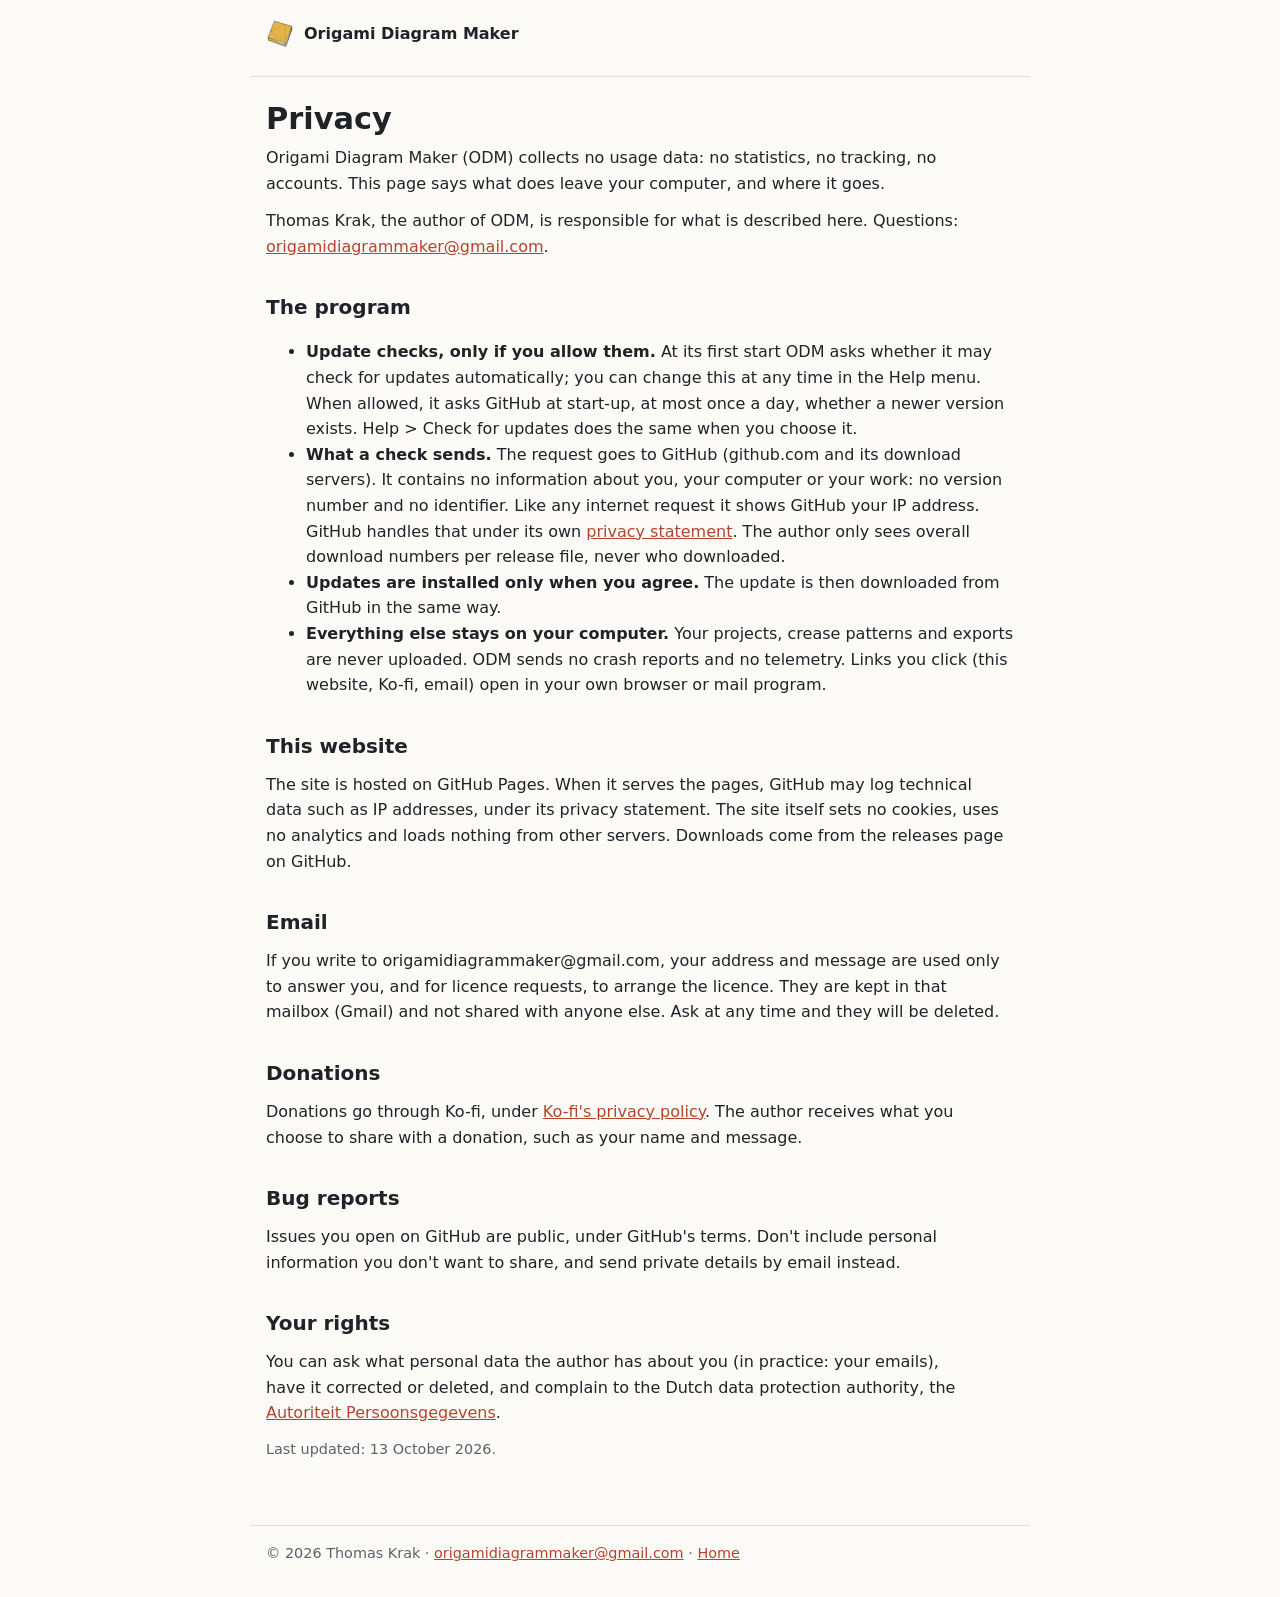
<file: docs/privacy.html>
<!doctype html>
<html lang="en">
<head>
<meta charset="utf-8">
<meta name="viewport" content="width=device-width, initial-scale=1">
<title>Privacy – Origami Diagram Maker</title>
<meta name="description" content="What Origami Diagram Maker and this website send, and where it goes.">
<link rel="icon" href="assets/icon.svg" type="image/svg+xml">
<link rel="icon" href="assets/icon_32.png" sizes="32x32" type="image/png">
<link rel="stylesheet" href="assets/sub.css">
</head>
<body>
<header><a href="./"><img src="assets/icon.svg" alt="" width="28" height="28"> Origami Diagram Maker</a></header>
<main>
<h1>Privacy</h1>
<p>Origami Diagram Maker (ODM) collects no usage data: no statistics, no tracking, no accounts.
This page says what does leave your computer, and where it goes.</p>
<p>Thomas Krak, the author of ODM, is responsible for what is described here. Questions:
<a href="mailto:origamidiagrammaker@gmail.com">origamidiagrammaker@gmail.com</a>.</p>

<h2>The program</h2>
<ul>
  <li><b>Update checks, only if you allow them.</b> At its first start ODM asks whether it may
    check for updates automatically; you can change this at any time in the Help menu. When
    allowed, it asks GitHub at start-up, at most once a day, whether a newer version exists.
    Help &gt; Check for updates does the same when you choose it.</li>
  <li><b>What a check sends.</b> The request goes to GitHub (github.com and its download servers).
    It contains no information about you, your computer or your work: no version number and no
    identifier. Like any internet request it shows GitHub your IP address. GitHub handles that
    under its own
    <a href="https://docs.github.com/site-policy/privacy-policies/github-general-privacy-statement">privacy
    statement</a>. The author only sees overall download numbers per release file, never who
    downloaded.</li>
  <li><b>Updates are installed only when you agree.</b> The update is then downloaded from GitHub
    in the same way.</li>
  <li><b>Everything else stays on your computer.</b> Your projects, crease patterns and exports are
    never uploaded. ODM sends no crash reports and no telemetry. Links you click (this website,
    Ko-fi, email) open in your own browser or mail program.</li>
</ul>

<h2>This website</h2>
<p>The site is hosted on GitHub Pages. When it serves the pages, GitHub may log technical data
such as IP addresses, under its privacy statement. The site itself sets no cookies, uses no
analytics and loads nothing from other servers. Downloads come from the releases page on
GitHub.</p>

<h2>Email</h2>
<p>If you write to origamidiagrammaker@gmail.com, your address and message are used only to
answer you, and for licence requests, to arrange the licence. They are kept in that mailbox
(Gmail) and not shared with anyone else. Ask at any time and they will be deleted.</p>

<h2>Donations</h2>
<p>Donations go through Ko-fi, under <a href="https://more.ko-fi.com/privacy">Ko-fi's privacy
policy</a>. The author receives what you choose to share with a donation, such as your name and
message.</p>

<h2>Bug reports</h2>
<p>Issues you open on GitHub are public, under GitHub's terms. Don't include personal information
you don't want to share, and send private details by email instead.</p>

<h2>Your rights</h2>
<p>You can ask what personal data the author has about you (in practice: your emails), have it
corrected or deleted, and complain to the Dutch data protection authority, the
<a href="https://autoriteitpersoonsgegevens.nl">Autoriteit Persoonsgegevens</a>.</p>

<p class="meta">Last updated: 13 October 2026.</p>
</main>
<footer>&copy; 2026 Thomas Krak &middot; <a href="mailto:origamidiagrammaker@gmail.com">origamidiagrammaker@gmail.com</a>
&middot; <a href="./">Home</a></footer>
</body>
</html>
</file>
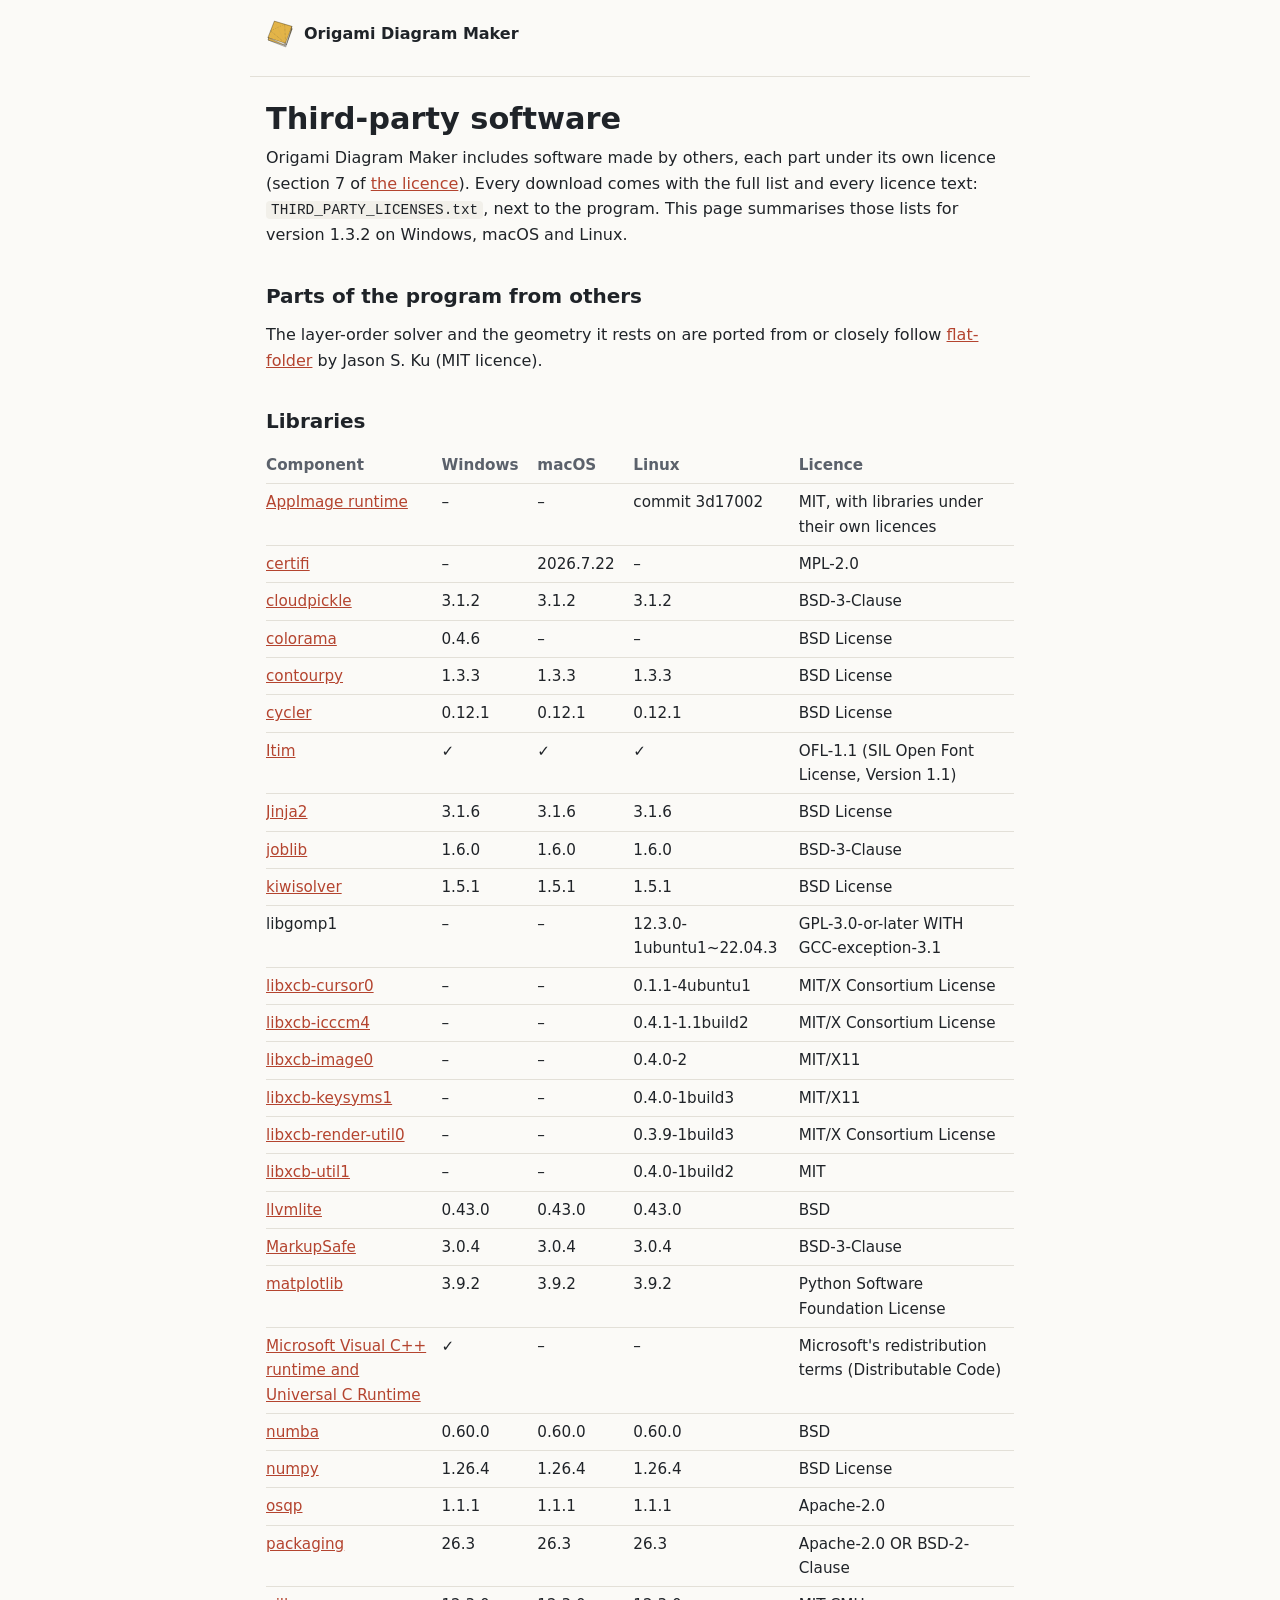
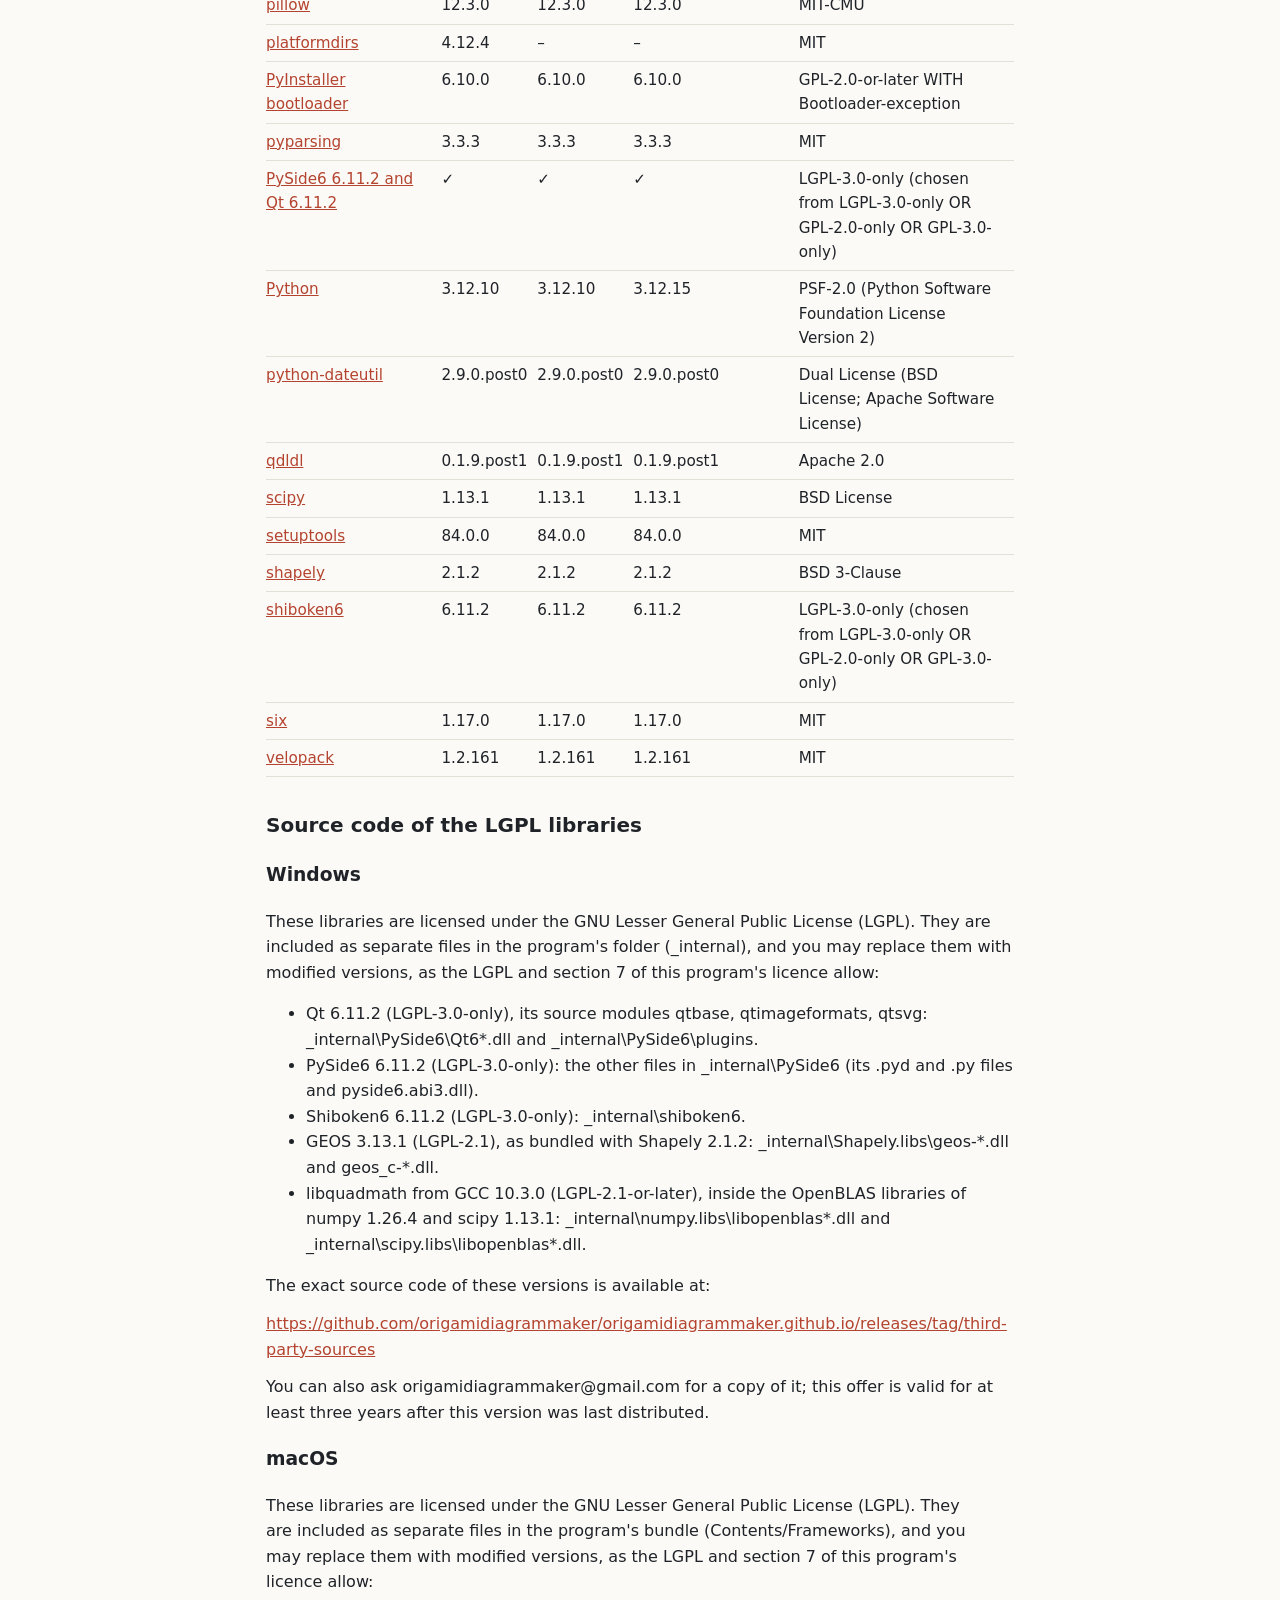
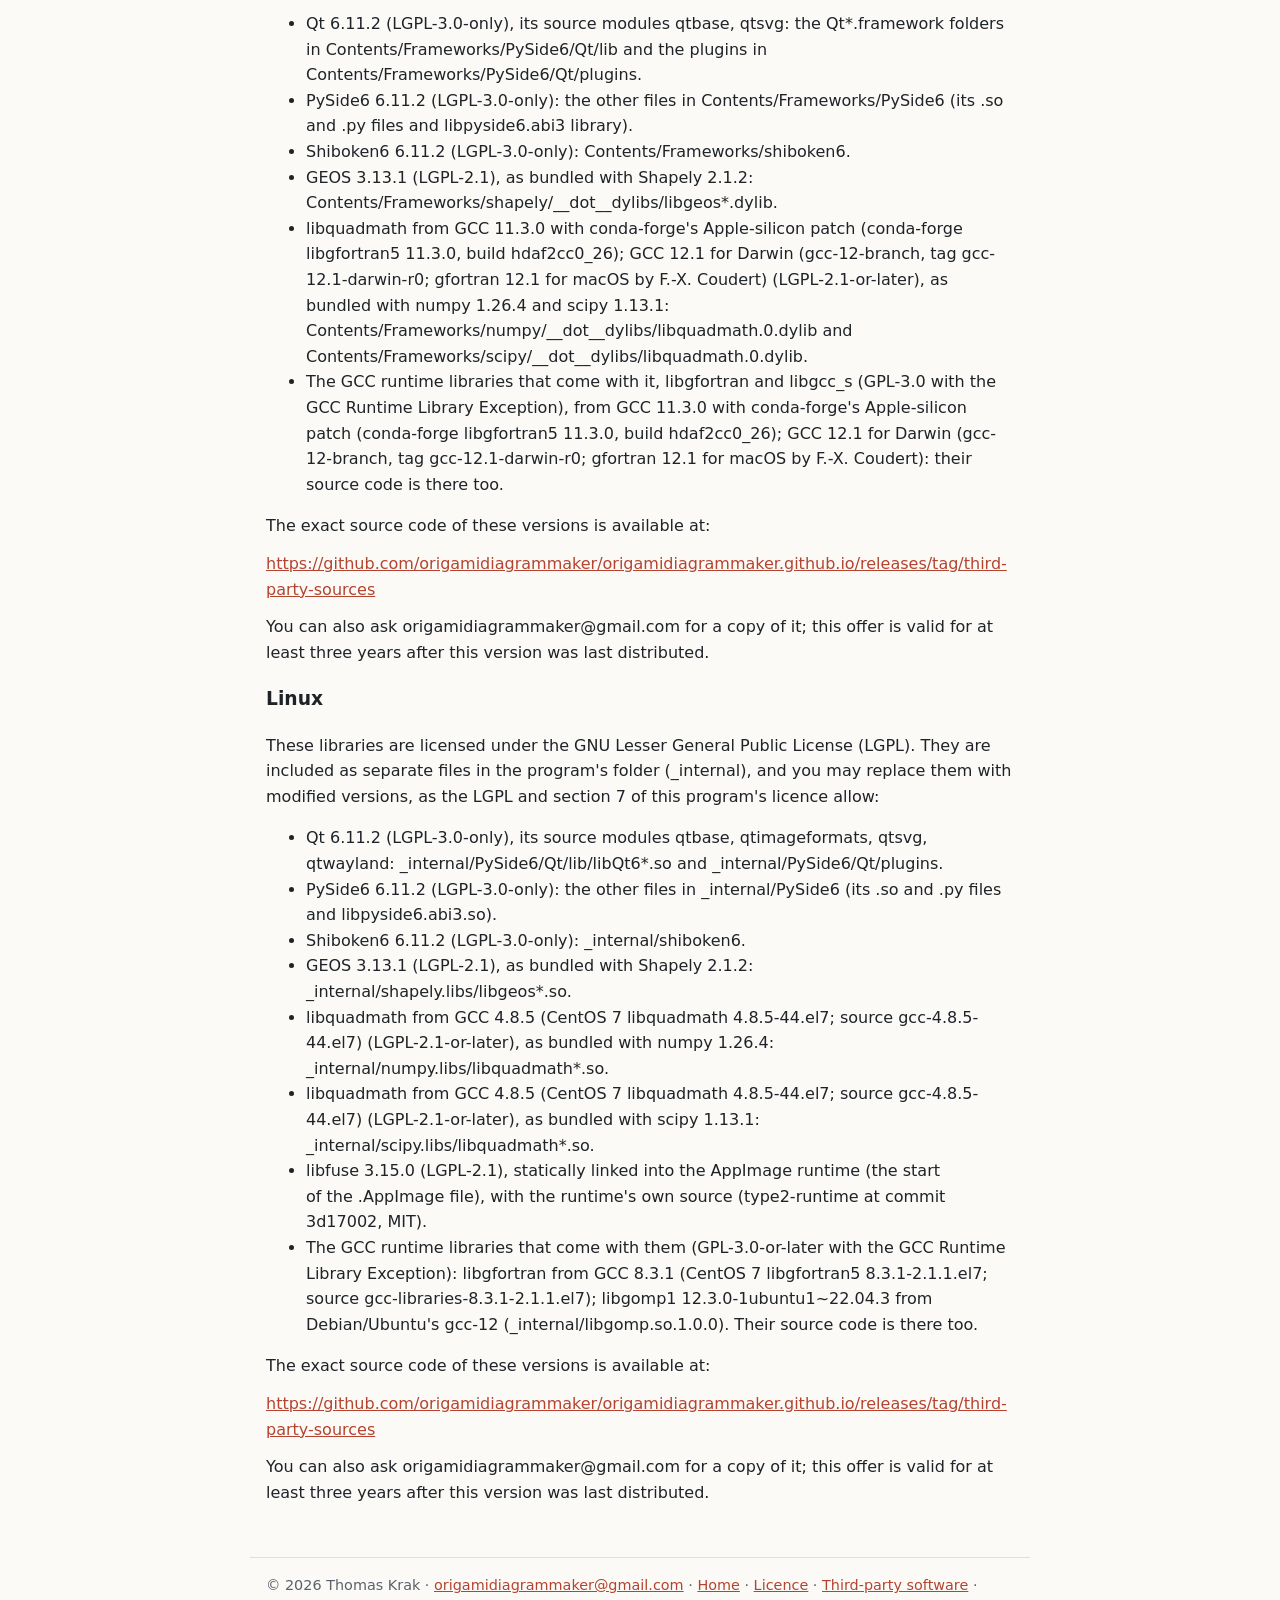
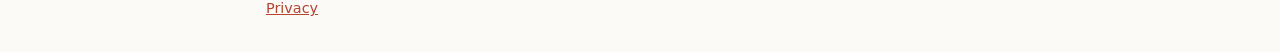
<file: docs/third-party.html>
<!doctype html>
<html lang="en">
<head>
<meta charset="utf-8">
<meta name="viewport" content="width=device-width, initial-scale=1">
<title>Third-party software – Origami Diagram Maker</title>
<meta name="description" content="The third-party components in Origami Diagram Maker and their licences.">
<link rel="icon" href="assets/icon.svg" type="image/svg+xml">
<link rel="icon" href="assets/icon_32.png" sizes="32x32" type="image/png">
<link rel="stylesheet" href="assets/sub.css">
</head>
<body>
<header><a href="./"><img src="assets/icon.svg" alt="" width="28" height="28"> Origami Diagram Maker</a></header>
<main>
<h1>Third-party software</h1>
<p>Origami Diagram Maker includes software made by others, each part under its own licence
(section 7 of <a href="licence.html#s7">the licence</a>). Every download comes with the full list
and every licence text: <code>THIRD_PARTY_LICENSES.txt</code>, next to the program. This page
summarises those lists for version 1.3.2 on Windows, macOS and Linux.</p>

<h2>Parts of the program from others</h2>
<p>The layer-order solver and the geometry it rests on are ported from or closely follow
<a href="https://github.com/origamimagiro/flat-folder">flat-folder</a> by Jason S. Ku (MIT licence).</p>

<h2>Libraries</h2>
<div class="scroll">
<table>
<thead><tr><th>Component</th><th>Windows</th><th>macOS</th><th>Linux</th><th>Licence</th></tr></thead>
<tbody>
<tr><td><a href="https://github.com/AppImage/type2-runtime">AppImage runtime</a></td><td>–</td><td>–</td><td>commit 3d17002</td><td>MIT, with libraries under their own licences</td></tr>
<tr><td><a href="https://github.com/certifi/python-certifi">certifi</a></td><td>–</td><td>2026.7.22</td><td>–</td><td>MPL-2.0</td></tr>
<tr><td><a href="https://github.com/cloudpipe/cloudpickle">cloudpickle</a></td><td>3.1.2</td><td>3.1.2</td><td>3.1.2</td><td>BSD-3-Clause</td></tr>
<tr><td><a href="https://github.com/tartley/colorama">colorama</a></td><td>0.4.6</td><td>–</td><td>–</td><td>BSD License</td></tr>
<tr><td><a href="https://github.com/contourpy/contourpy">contourpy</a></td><td>1.3.3</td><td>1.3.3</td><td>1.3.3</td><td>BSD License</td></tr>
<tr><td><a href="https://matplotlib.org/cycler/">cycler</a></td><td>0.12.1</td><td>0.12.1</td><td>0.12.1</td><td>BSD License</td></tr>
<tr><td><a href="https://github.com/cadsondemak/itim">Itim</a></td><td>✓</td><td>✓</td><td>✓</td><td>OFL-1.1 (SIL Open Font License, Version 1.1)</td></tr>
<tr><td><a href="https://github.com/pallets/jinja/">Jinja2</a></td><td>3.1.6</td><td>3.1.6</td><td>3.1.6</td><td>BSD License</td></tr>
<tr><td><a href="https://joblib.readthedocs.io">joblib</a></td><td>1.6.0</td><td>1.6.0</td><td>1.6.0</td><td>BSD-3-Clause</td></tr>
<tr><td><a href="https://github.com/nucleic/kiwi">kiwisolver</a></td><td>1.5.1</td><td>1.5.1</td><td>1.5.1</td><td>BSD License</td></tr>
<tr><td>libgomp1</td><td>–</td><td>–</td><td>12.3.0-1ubuntu1~22.04.3</td><td>GPL-3.0-or-later WITH GCC-exception-3.1</td></tr>
<tr><td><a href="http://xcb.freedesktop.org">libxcb-cursor0</a></td><td>–</td><td>–</td><td>0.1.1-4ubuntu1</td><td>MIT/X Consortium License</td></tr>
<tr><td><a href="https://xcb.freedesktop.org">libxcb-icccm4</a></td><td>–</td><td>–</td><td>0.4.1-1.1build2</td><td>MIT/X Consortium License</td></tr>
<tr><td><a href="http://xcb.freedesktop.org">libxcb-image0</a></td><td>–</td><td>–</td><td>0.4.0-2</td><td>MIT/X11</td></tr>
<tr><td><a href="http://xcb.freedesktop.org">libxcb-keysyms1</a></td><td>–</td><td>–</td><td>0.4.0-1build3</td><td>MIT/X11</td></tr>
<tr><td><a href="http://xcb.freedesktop.org">libxcb-render-util0</a></td><td>–</td><td>–</td><td>0.3.9-1build3</td><td>MIT/X Consortium License</td></tr>
<tr><td><a href="http://xcb.freedesktop.org">libxcb-util1</a></td><td>–</td><td>–</td><td>0.4.0-1build2</td><td>MIT</td></tr>
<tr><td><a href="https://github.com/numba/llvmlite">llvmlite</a></td><td>0.43.0</td><td>0.43.0</td><td>0.43.0</td><td>BSD</td></tr>
<tr><td><a href="https://github.com/pallets/markupsafe/">MarkupSafe</a></td><td>3.0.4</td><td>3.0.4</td><td>3.0.4</td><td>BSD-3-Clause</td></tr>
<tr><td><a href="https://matplotlib.org">matplotlib</a></td><td>3.9.2</td><td>3.9.2</td><td>3.9.2</td><td>Python Software Foundation License</td></tr>
<tr><td><a href="https://visualstudio.microsoft.com">Microsoft Visual C++ runtime and Universal C Runtime</a></td><td>✓</td><td>–</td><td>–</td><td>Microsoft&#x27;s redistribution terms (Distributable Code)</td></tr>
<tr><td><a href="https://numba.pydata.org">numba</a></td><td>0.60.0</td><td>0.60.0</td><td>0.60.0</td><td>BSD</td></tr>
<tr><td><a href="https://numpy.org">numpy</a></td><td>1.26.4</td><td>1.26.4</td><td>1.26.4</td><td>BSD License</td></tr>
<tr><td><a href="https://osqp.org/">osqp</a></td><td>1.1.1</td><td>1.1.1</td><td>1.1.1</td><td>Apache-2.0</td></tr>
<tr><td><a href="https://github.com/pypa/packaging">packaging</a></td><td>26.3</td><td>26.3</td><td>26.3</td><td>Apache-2.0 OR BSD-2-Clause</td></tr>
<tr><td><a href="https://python-pillow.github.io">pillow</a></td><td>12.3.0</td><td>12.3.0</td><td>12.3.0</td><td>MIT-CMU</td></tr>
<tr><td><a href="https://github.com/tox-dev/platformdirs">platformdirs</a></td><td>4.12.4</td><td>–</td><td>–</td><td>MIT</td></tr>
<tr><td><a href="https://github.com/pyinstaller/pyinstaller">PyInstaller bootloader</a></td><td>6.10.0</td><td>6.10.0</td><td>6.10.0</td><td>GPL-2.0-or-later WITH Bootloader-exception</td></tr>
<tr><td><a href="https://github.com/pyparsing/pyparsing/">pyparsing</a></td><td>3.3.3</td><td>3.3.3</td><td>3.3.3</td><td>MIT</td></tr>
<tr><td><a href="https://pyside.org">PySide6 6.11.2 and Qt 6.11.2</a></td><td>✓</td><td>✓</td><td>✓</td><td>LGPL-3.0-only (chosen from LGPL-3.0-only OR GPL-2.0-only OR GPL-3.0-only)</td></tr>
<tr><td><a href="https://www.python.org">Python</a></td><td>3.12.10</td><td>3.12.10</td><td>3.12.15</td><td>PSF-2.0 (Python Software Foundation License Version 2)</td></tr>
<tr><td><a href="https://github.com/dateutil/dateutil">python-dateutil</a></td><td>2.9.0.post0</td><td>2.9.0.post0</td><td>2.9.0.post0</td><td>Dual License (BSD License; Apache Software License)</td></tr>
<tr><td><a href="https://github.com/oxfordcontrol/qdldl-python/">qdldl</a></td><td>0.1.9.post1</td><td>0.1.9.post1</td><td>0.1.9.post1</td><td>Apache 2.0</td></tr>
<tr><td><a href="https://scipy.org/">scipy</a></td><td>1.13.1</td><td>1.13.1</td><td>1.13.1</td><td>BSD License</td></tr>
<tr><td><a href="https://github.com/pypa/setuptools">setuptools</a></td><td>84.0.0</td><td>84.0.0</td><td>84.0.0</td><td>MIT</td></tr>
<tr><td><a href="https://github.com/shapely/shapely">shapely</a></td><td>2.1.2</td><td>2.1.2</td><td>2.1.2</td><td>BSD 3-Clause</td></tr>
<tr><td><a href="https://pyside.org">shiboken6</a></td><td>6.11.2</td><td>6.11.2</td><td>6.11.2</td><td>LGPL-3.0-only (chosen from LGPL-3.0-only OR GPL-2.0-only OR GPL-3.0-only)</td></tr>
<tr><td><a href="https://github.com/benjaminp/six">six</a></td><td>1.17.0</td><td>1.17.0</td><td>1.17.0</td><td>MIT</td></tr>
<tr><td><a href="https://velopack.io">velopack</a></td><td>1.2.161</td><td>1.2.161</td><td>1.2.161</td><td>MIT</td></tr>
</tbody>
</table>
</div>

<h2 id="lgpl">Source code of the LGPL libraries</h2>
<h3>Windows</h3>
<p>These libraries are licensed under the GNU Lesser General Public License (LGPL). They are included as separate files in the program's folder (_internal), and you may replace them with modified versions, as the LGPL and section 7 of this program's licence allow:</p>
<ul><li>Qt 6.11.2 (LGPL-3.0-only), its source modules qtbase, qtimageformats, qtsvg: _internal\PySide6\Qt6*.dll and _internal\PySide6\plugins.</li><li>PySide6 6.11.2 (LGPL-3.0-only): the other files in _internal\PySide6 (its .pyd and .py files and pyside6.abi3.dll).</li><li>Shiboken6 6.11.2 (LGPL-3.0-only): _internal\shiboken6.</li><li>GEOS 3.13.1 (LGPL-2.1), as bundled with Shapely 2.1.2: _internal\Shapely.libs\geos-*.dll and geos_c-*.dll.</li><li>libquadmath from GCC 10.3.0 (LGPL-2.1-or-later), inside the OpenBLAS libraries of numpy 1.26.4 and scipy 1.13.1: _internal\numpy.libs\libopenblas*.dll and _internal\scipy.libs\libopenblas*.dll.</li></ul>
<p>The exact source code of these versions is available at:</p>
<p><a href="https://github.com/origamidiagrammaker/origamidiagrammaker.github.io/releases/tag/third-party-sources">https://github.com/origamidiagrammaker/origamidiagrammaker.github.io/releases/tag/third-party-sources</a></p>
<p>You can also ask origamidiagrammaker@gmail.com for a copy of it; this offer is valid for at least three years after this version was last distributed.</p>
<h3>macOS</h3>
<p>These libraries are licensed under the GNU Lesser General Public License (LGPL). They are included as separate files in the program's bundle (Contents/Frameworks), and you may replace them with modified versions, as the LGPL and section 7 of this program's licence allow:</p>
<ul><li>Qt 6.11.2 (LGPL-3.0-only), its source modules qtbase, qtsvg: the Qt*.framework folders in Contents/Frameworks/PySide6/Qt/lib and the plugins in Contents/Frameworks/PySide6/Qt/plugins.</li><li>PySide6 6.11.2 (LGPL-3.0-only): the other files in Contents/Frameworks/PySide6 (its .so and .py files and libpyside6.abi3 library).</li><li>Shiboken6 6.11.2 (LGPL-3.0-only): Contents/Frameworks/shiboken6.</li><li>GEOS 3.13.1 (LGPL-2.1), as bundled with Shapely 2.1.2: Contents/Frameworks/shapely/__dot__dylibs/libgeos*.dylib.</li><li>libquadmath from GCC 11.3.0 with conda-forge's Apple-silicon patch (conda-forge libgfortran5 11.3.0, build hdaf2cc0_26); GCC 12.1 for Darwin (gcc-12-branch, tag gcc-12.1-darwin-r0; gfortran 12.1 for macOS by F.-X. Coudert) (LGPL-2.1-or-later), as bundled with numpy 1.26.4 and scipy 1.13.1: Contents/Frameworks/numpy/__dot__dylibs/libquadmath.0.dylib and Contents/Frameworks/scipy/__dot__dylibs/libquadmath.0.dylib.</li><li>The GCC runtime libraries that come with it, libgfortran and libgcc_s (GPL-3.0 with the GCC Runtime Library Exception), from GCC 11.3.0 with conda-forge's Apple-silicon patch (conda-forge libgfortran5 11.3.0, build hdaf2cc0_26); GCC 12.1 for Darwin (gcc-12-branch, tag gcc-12.1-darwin-r0; gfortran 12.1 for macOS by F.-X. Coudert): their source code is there too.</li></ul>
<p>The exact source code of these versions is available at:</p>
<p><a href="https://github.com/origamidiagrammaker/origamidiagrammaker.github.io/releases/tag/third-party-sources">https://github.com/origamidiagrammaker/origamidiagrammaker.github.io/releases/tag/third-party-sources</a></p>
<p>You can also ask origamidiagrammaker@gmail.com for a copy of it; this offer is valid for at least three years after this version was last distributed.</p>
<h3>Linux</h3>
<p>These libraries are licensed under the GNU Lesser General Public License (LGPL). They are included as separate files in the program's folder (_internal), and you may replace them with modified versions, as the LGPL and section 7 of this program's licence allow:</p>
<ul><li>Qt 6.11.2 (LGPL-3.0-only), its source modules qtbase, qtimageformats, qtsvg, qtwayland: _internal/PySide6/Qt/lib/libQt6*.so and _internal/PySide6/Qt/plugins.</li><li>PySide6 6.11.2 (LGPL-3.0-only): the other files in _internal/PySide6 (its .so and .py files and libpyside6.abi3.so).</li><li>Shiboken6 6.11.2 (LGPL-3.0-only): _internal/shiboken6.</li><li>GEOS 3.13.1 (LGPL-2.1), as bundled with Shapely 2.1.2: _internal/shapely.libs/libgeos*.so.</li><li>libquadmath from GCC 4.8.5 (CentOS 7 libquadmath 4.8.5-44.el7; source gcc-4.8.5-44.el7) (LGPL-2.1-or-later), as bundled with numpy 1.26.4: _internal/numpy.libs/libquadmath*.so.</li><li>libquadmath from GCC 4.8.5 (CentOS 7 libquadmath 4.8.5-44.el7; source gcc-4.8.5-44.el7) (LGPL-2.1-or-later), as bundled with scipy 1.13.1: _internal/scipy.libs/libquadmath*.so.</li><li>libfuse 3.15.0 (LGPL-2.1), statically linked into the AppImage runtime (the start of the .AppImage file), with the runtime's own source (type2-runtime at commit 3d17002, MIT).</li><li>The GCC runtime libraries that come with them (GPL-3.0-or-later with the GCC Runtime Library Exception): libgfortran from GCC 8.3.1 (CentOS 7 libgfortran5 8.3.1-2.1.1.el7; source gcc-libraries-8.3.1-2.1.1.el7); libgomp1 12.3.0-1ubuntu1~22.04.3 from Debian/Ubuntu's gcc-12 (_internal/libgomp.so.1.0.0). Their source code is there too.</li></ul>
<p>The exact source code of these versions is available at:</p>
<p><a href="https://github.com/origamidiagrammaker/origamidiagrammaker.github.io/releases/tag/third-party-sources">https://github.com/origamidiagrammaker/origamidiagrammaker.github.io/releases/tag/third-party-sources</a></p>
<p>You can also ask origamidiagrammaker@gmail.com for a copy of it; this offer is valid for at least three years after this version was last distributed.</p>

</main>
<footer>&copy; 2026 Thomas Krak &middot; <a href="mailto:origamidiagrammaker@gmail.com">origamidiagrammaker@gmail.com</a>
&middot; <a href="./">Home</a> &middot; <a href="licence.html">Licence</a> &middot; <a href="third-party.html">Third-party software</a>
&middot; <a href="privacy.html">Privacy</a></footer>
</body>
</html>
</file>
<file: docs/assets/sub.css>
/* The website's text pages (licence, third-party software): the main page's colours and type */
:root { --bg: #fbfaf7; --fg: #1f2328; --muted: #5b616b; --accent: #b4442f; --line: #e3e0d8;
        --panel: #f2f0ea; }
@media (prefers-color-scheme: dark) {
  :root { --bg: #16181c; --fg: #e8e6e1; --muted: #a3a8b0; --accent: #e07a62; --line: #2c3036;
          --panel: #1e2126; }
}
* { box-sizing: border-box; }
body { margin: 0; background: var(--bg); color: var(--fg);
       font: 16px/1.6 system-ui, -apple-system, "Segoe UI", Roboto, sans-serif; }
header, main, footer { max-width: 780px; margin: 0 auto; padding: 0 16px; }
header { padding-top: 20px; padding-bottom: 20px; border-bottom: 1px solid var(--line); }
header a { display: inline-flex; align-items: center; gap: 10px; color: var(--fg); text-decoration: none;
           font-weight: 600; }
main { padding-top: 24px; padding-bottom: 40px; }
footer { padding-top: 16px; padding-bottom: 32px; border-top: 1px solid var(--line); color: var(--muted);
         font-size: .9rem; }
a { color: var(--accent); }
h1 { font-size: 1.9rem; line-height: 1.2; margin: 0 0 8px; text-wrap: balance; }
h2 { font-size: 1.25rem; margin: 32px 0 10px; scroll-margin-top: 16px; }
p, li { text-wrap: pretty; }
p { margin: 0 0 12px; }
.meta { color: var(--muted); font-size: .9rem; margin-bottom: 24px; }
code { font-size: .9em; background: var(--panel); padding: 1px 5px; border-radius: 4px; }
/* licence clauses: the number hanging in the margin */
.clause, .sub, .cont { padding-left: 3.2em; }
.clause { text-indent: -3.2em; scroll-margin-top: 16px; }
.sub { padding-left: 5em; text-indent: -1.8em; margin-bottom: 6px; }
.clause .num { display: inline-block; width: 3.2em; text-indent: 0; font-weight: 600; }
.sub .num { display: inline-block; width: 1.8em; text-indent: 0; }
table { border-collapse: collapse; width: 100%; font-size: .95rem; }
th, td { text-align: left; padding: 6px 10px 6px 0; border-bottom: 1px solid var(--line); vertical-align: top; }
th { color: var(--muted); font-weight: 600; }
@media (max-width: 560px) {
  .clause, .cont { padding-left: 0; text-indent: 0; }
  .clause .num { width: auto; margin-right: .4em; }
  .sub { padding-left: 1.6em; }
}
ul.inner { margin: 0 0 12px; padding-left: 5em; }
@media (max-width: 560px) { ul.inner { padding-left: 1.6em; } }
.scroll { overflow-x: auto; }                 /* a wide table scrolls by itself on phones */
</file>
